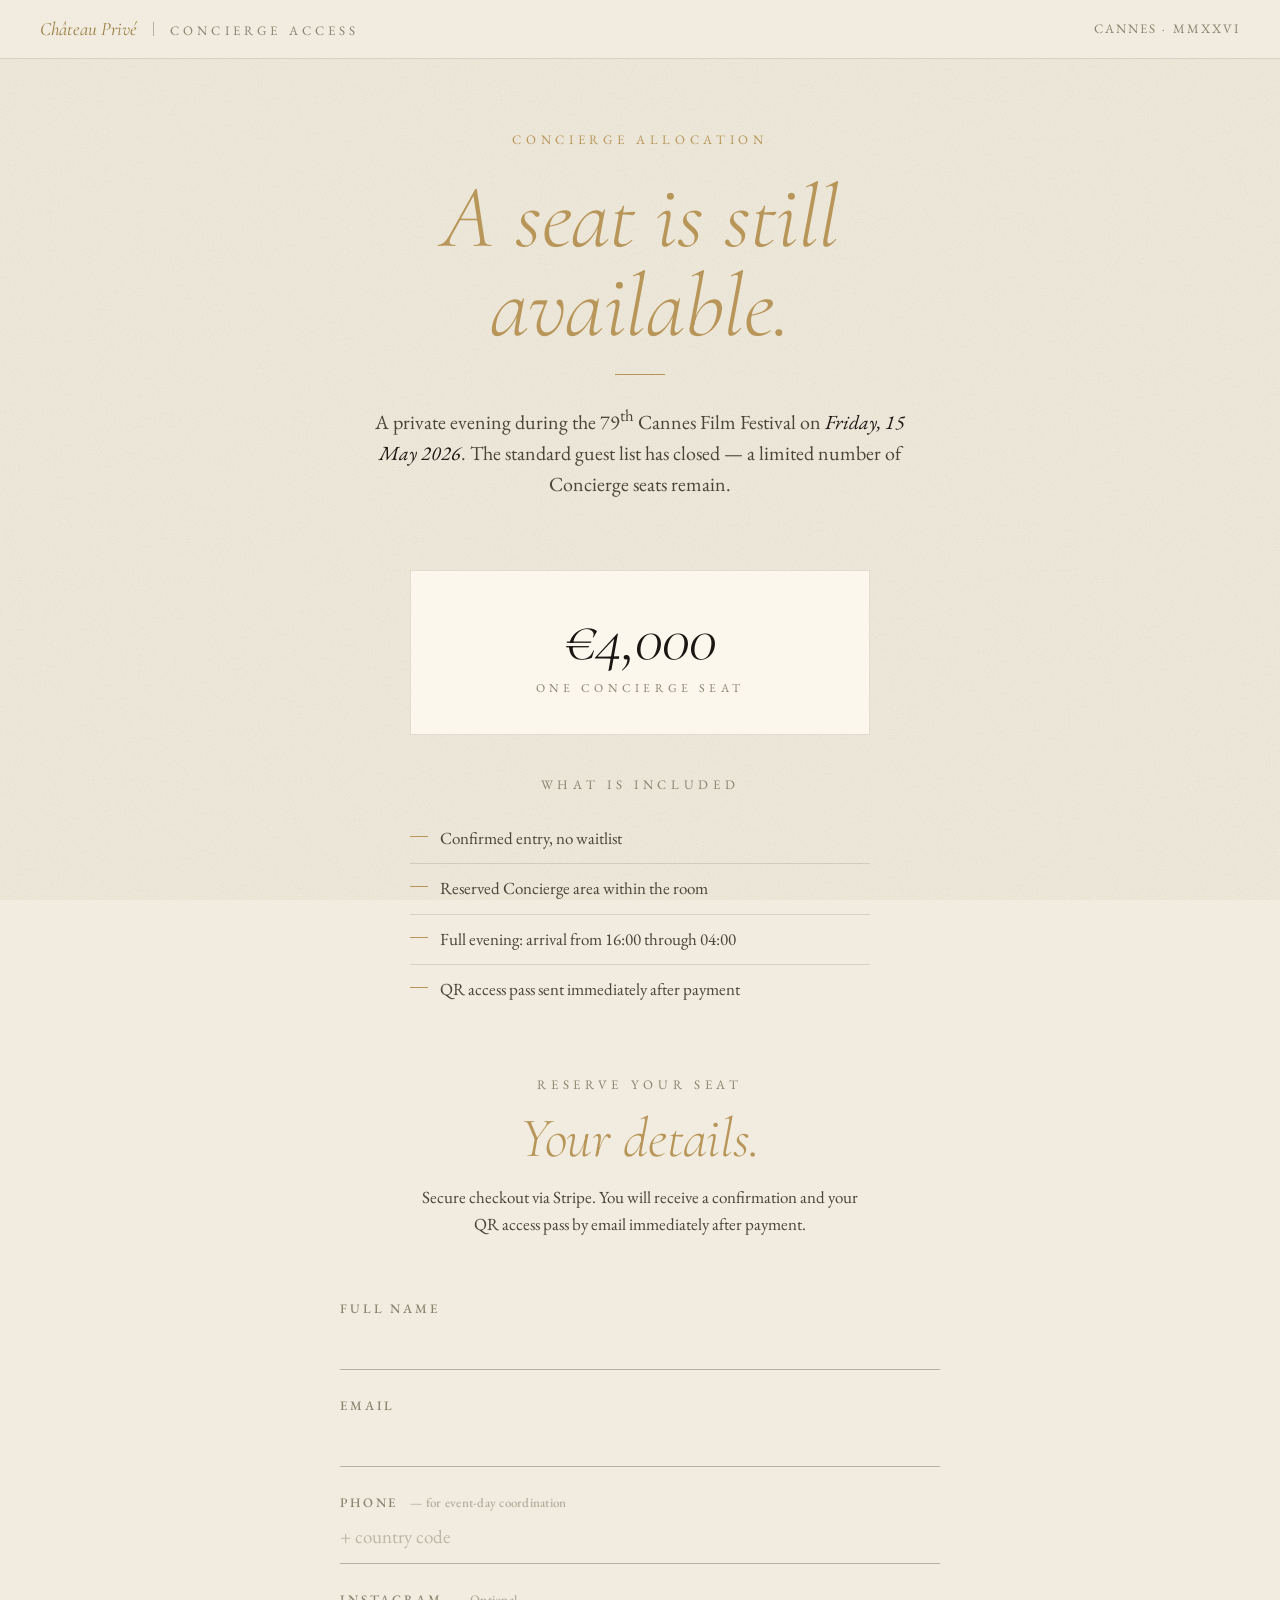
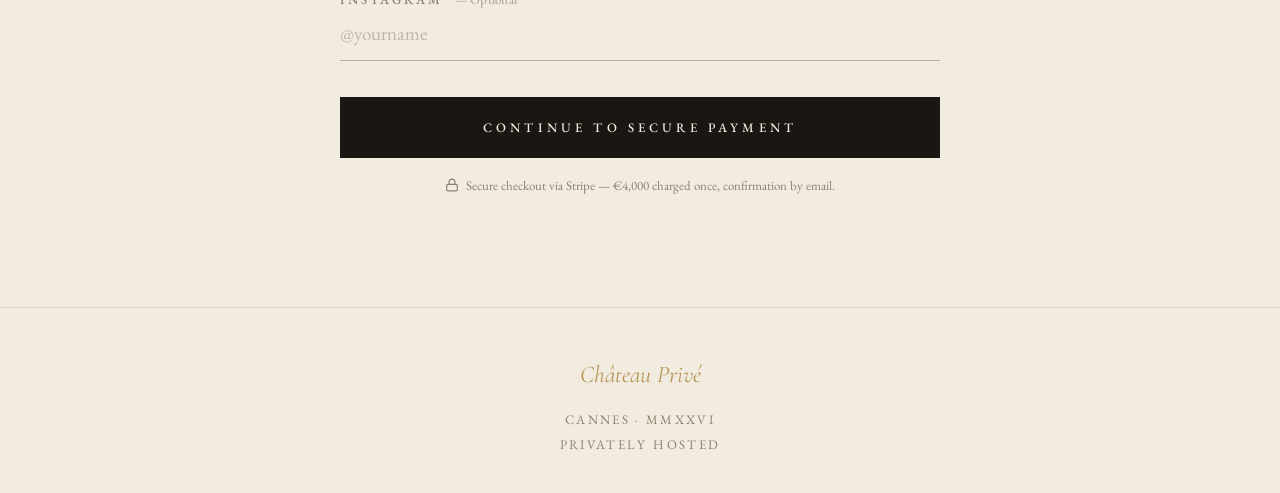
<file: buy.html>
<!DOCTYPE html>
<html lang="en">
<head>
<meta charset="UTF-8">
<meta name="viewport" content="width=device-width, initial-scale=1.0">
<title>Concierge Access — Château Privé · Cannes 2026</title>
<meta name="description" content="Reserve a Concierge seat for Château Privé during the Cannes Film Festival, 15 May 2026.">
<meta property="og:title" content="Concierge Access — Château Privé">
<meta property="og:description" content="Reserve a Concierge seat for Château Privé during Cannes Film Festival 2026.">
<meta property="og:image" content="castle.jpg">
<meta property="og:type" content="website">

<link rel="preconnect" href="https://fonts.googleapis.com">
<link rel="preconnect" href="https://fonts.gstatic.com" crossorigin="">
<link href="https://fonts.googleapis.com/css2?family=Cormorant+Garamond:ital,wght@0,300;0,400;0,500;1,300;1,400&family=EB+Garamond:wght@400;500&family=Playfair+Display:ital,wght@0,400;0,500;1,400;1,500&display=swap" rel="stylesheet">

<style>
  :root {
    --cream: #F1ECDF;
    --cream-deep: #E9E2D2;
    --paper: #FBF7EC;
    --ink: #1A1612;
    --ink-soft: #4a4337;
    --ink-faint: #8a8270;
    --gold: #B8965A;
    --gold-deep: #9a7d44;
    --gold-light: #d4b884;
    --hairline: rgba(26, 22, 18, 0.12);
    --hairline-strong: rgba(26, 22, 18, 0.28);
    --serif: 'Playfair Display', 'Times New Roman', serif;
    --display: 'Cormorant Garamond', 'Playfair Display', serif;
    --body: 'EB Garamond', 'Times New Roman', serif;
  }
  * { margin: 0; padding: 0; box-sizing: border-box; }
  html { scroll-behavior: smooth; }
  body {
    background: var(--cream);
    color: var(--ink);
    font-family: var(--body);
    font-weight: 400;
    font-size: 17px;
    line-height: 1.6;
    -webkit-font-smoothing: antialiased;
    -moz-osx-font-smoothing: grayscale;
    overflow-x: hidden;
  }
  .noise {
    position: fixed; inset: 0;
    width: 100%; height: 100%;
    pointer-events: none; opacity: 0.32;
    mix-blend-mode: multiply; z-index: 1;
  }
  .container {
    max-width: 1100px; margin: 0 auto; padding: 0 40px;
  }

  /* NAV */
  .nav {
    position: fixed; top: 0; left: 0; right: 0; z-index: 50;
    display: flex; justify-content: space-between; align-items: center;
    padding: 14px 40px;
    background: var(--cream);
    border-bottom: 1px solid var(--hairline);
  }
  .nav__left { display: flex; align-items: baseline; gap: 16px; }
  .nav__brand {
    font-family: var(--display);
    font-style: italic; font-weight: 400;
    font-size: 19px;
    color: var(--gold-deep);
  }
  .nav__divider {
    width: 1px; height: 14px; align-self: center;
    background: var(--hairline-strong);
  }
  .nav__label {
    font-size: 13px;
    color: var(--ink-faint);
    letter-spacing: 0.32em; text-transform: uppercase;
  }
  .nav__meta {
    font-size: 13px;
    color: var(--ink-faint);
    letter-spacing: 0.16em; text-transform: uppercase;
  }

  /* HERO */
  .hero {
    padding: 130px 0 30px;
    text-align: center;
    position: relative;
    z-index: 2;
  }
  .hero__eyebrow {
    font-family: var(--body);
    font-size: 13px;
    color: var(--gold);
    letter-spacing: 0.36em; text-transform: uppercase;
    margin-bottom: 22px;
  }
  .hero__title {
    font-family: var(--display);
    font-style: italic; font-weight: 300;
    font-size: clamp(48px, 7vw, 92px);
    line-height: 1;
    color: var(--gold);
    letter-spacing: -0.005em;
    margin-bottom: 22px;
  }
  .hero__divider {
    display: block;
    width: 50px; height: 1px;
    background: var(--gold);
    margin: 0 auto 28px;
  }
  .hero__intro {
    font-family: var(--body);
    font-size: 20px;
    color: var(--ink-soft);
    line-height: 1.55;
    max-width: 540px;
    margin: 0 auto;
  }
  .hero__intro em { color: var(--ink); font-style: italic; }

  /* PRICE BLOCK */
  .price-section {
    padding: 40px 0 30px;
    position: relative; z-index: 2;
  }
  .price-block {
    text-align: center;
    padding: 36px 28px;
    max-width: 460px;
    margin: 0 auto;
    background: var(--paper);
    border: 1px solid var(--hairline);
  }
  .price-amount {
    font-family: var(--display);
    font-style: italic; font-weight: 300;
    font-size: 64px;
    color: var(--ink);
    letter-spacing: -1px;
    line-height: 1;
    margin-bottom: 8px;
  }
  .price-label {
    font-family: var(--body);
    font-size: 12px;
    color: var(--ink-faint);
    letter-spacing: 0.36em; text-transform: uppercase;
  }

  /* INCLUDES */
  .includes-section {
    padding: 10px 0 30px;
    position: relative; z-index: 2;
  }
  .includes {
    max-width: 460px;
    margin: 0 auto;
  }
  .includes__title {
    text-align: center;
    font-family: var(--body);
    font-size: 13px;
    color: var(--ink-faint);
    letter-spacing: 0.36em; text-transform: uppercase;
    margin-bottom: 18px;
  }
  .includes ul {
    list-style: none;
  }
  .includes li {
    padding: 12px 0 12px 30px;
    font-size: 17px;
    color: var(--ink-soft);
    position: relative;
    line-height: 1.5;
    border-bottom: 1px solid var(--hairline);
  }
  .includes li:last-child { border-bottom: none; }
  .includes li::before {
    content: '';
    position: absolute;
    left: 0;
    top: 22px;
    width: 18px; height: 1px;
    background: var(--gold);
  }

  /* FORM */
  .rsvp {
    padding: 30px 0 110px;
    position: relative; z-index: 2;
  }
  .rsvp__head {
    text-align: center;
    margin-bottom: 36px;
  }
  .rsvp__eyebrow {
    font-family: var(--body);
    font-size: 13px;
    color: var(--ink-faint);
    letter-spacing: 0.36em; text-transform: uppercase;
    margin-bottom: 14px;
  }
  .rsvp__title {
    font-family: var(--display);
    font-style: italic; font-weight: 300;
    font-size: clamp(36px, 4.5vw, 56px);
    line-height: 1.05;
    color: var(--gold);
    margin-bottom: 16px;
    letter-spacing: -0.005em;
  }
  .rsvp__intro {
    font-family: var(--body);
    font-size: 17px;
    color: var(--ink-soft);
    max-width: 460px;
    margin: 0 auto;
    line-height: 1.55;
  }

  .form {
    max-width: 600px;
    margin: 0 auto;
  }
  .field {
    position: relative;
    padding: 26px 0 12px;
    border-bottom: 1px solid var(--hairline-strong);
    transition: border-color 0.3s ease;
  }
  .field:focus-within { border-bottom-color: var(--gold); }
  .field__label {
    display: block;
    font-family: var(--body);
    font-size: 13px; font-weight: 500;
    color: var(--ink-faint);
    letter-spacing: 0.22em; text-transform: uppercase;
    margin-bottom: 10px;
    transition: color 0.3s ease;
  }
  .field__opt {
    color: var(--ink-faint);
    opacity: 0.6;
    text-transform: none;
    letter-spacing: 0.02em;
    margin-left: 6px;
  }
  .field:focus-within .field__label { color: var(--gold-deep); }
  .field__input {
    width: 100%;
    border: none; outline: none;
    background: transparent;
    font-family: var(--body);
    font-weight: 400;
    font-size: 19px;
    color: var(--ink);
    line-height: 1.3;
  }
  .field__input::placeholder { color: var(--ink-faint); opacity: 0.5; }

  .submit {
    position: relative;
    display: block; width: 100%;
    margin-top: 36px;
    padding: 22px 40px;
    background: var(--ink);
    color: var(--cream);
    font-family: var(--body);
    font-weight: 500;
    font-size: 13px;
    letter-spacing: 0.32em; text-transform: uppercase;
    border: none; cursor: pointer;
    overflow: hidden;
    transition: opacity 0.2s ease;
  }
  .submit__label { position: relative; z-index: 2; display: block; }
  .submit::before {
    content: "";
    position: absolute; inset: 0;
    background: var(--gold);
    transform: translateX(-101%);
    transition: transform 0.4s ease;
    z-index: 1;
  }
  .submit:hover::before { transform: translateX(0); }
  .submit:disabled { opacity: 0.5; cursor: not-allowed; }

  .secure-note {
    text-align: center;
    margin-top: 18px;
    font-size: 13px;
    color: var(--ink-faint);
    line-height: 1.6;
  }
  .secure-note svg {
    display: inline-block;
    vertical-align: -2px;
    margin-right: 4px;
  }

  /* Banner */
  .banner {
    padding: 14px 18px;
    margin-bottom: 24px;
    border-radius: 0;
    font-size: 14px;
    line-height: 1.5;
    display: none;
    font-family: var(--body);
  }
  .banner.show { display: block; }
  .banner-error {
    background: rgba(196, 84, 74, 0.08);
    border: 1px solid rgba(196, 84, 74, 0.4);
    color: #a23a30;
  }
  .banner-info {
    background: rgba(184, 150, 90, 0.1);
    border: 1px solid var(--gold);
    color: var(--gold-deep);
  }

  /* FOOTER */
  .footer {
    text-align: center;
    padding: 48px 0 36px;
    border-top: 1px solid var(--hairline);
    position: relative; z-index: 2;
  }
  .footer__brand {
    font-family: var(--display);
    font-style: italic; font-weight: 400;
    font-size: 24px;
    color: var(--gold);
    margin-bottom: 14px;
  }
  .footer__lines {
    font-family: var(--body);
    font-size: 13px;
    color: var(--ink-faint);
    letter-spacing: 0.18em; text-transform: uppercase;
    line-height: 1.9;
  }

  /* RESPONSIVE */
  @media (max-width: 640px) {
    .container { padding: 0 22px; }
    .nav { padding: 12px 22px; }
    .nav__label { font-size: 13px; letter-spacing: 0.28em; }
    .hero { padding: 110px 0 24px; }
    .price-amount { font-size: 52px; }
    .rsvp { padding: 28px 0 80px; }
    .footer { padding: 40px 0 28px; }
  }
</style>
</head>
<body>

<!-- Paper noise -->
<svg class="noise" xmlns="http://www.w3.org/2000/svg" preserveAspectRatio="none">
  <filter id="paperNoise">
    <feTurbulence type="fractalNoise" baseFrequency="0.85" numOctaves="2" stitchTiles="stitch"></feTurbulence>
    <feColorMatrix values="0 0 0 0 0.55  0 0 0 0 0.5  0 0 0 0 0.4  0 0 0 0.6 0"></feColorMatrix>
  </filter>
  <rect width="100%" height="100%" filter="url(#paperNoise)"></rect>
</svg>

<!-- NAV -->
<nav class="nav">
  <div class="nav__left">
    <div class="nav__brand">Château Privé</div>
    <span class="nav__divider" aria-hidden="true"></span>
    <div class="nav__label">Concierge Access</div>
  </div>
  <div class="nav__meta">Cannes · MMXXVI</div>
</nav>

<!-- HERO -->
<section class="hero">
  <div class="container">
    <div class="hero__eyebrow">Concierge Allocation</div>
    <h1 class="hero__title">A seat is still<br>available.</h1>
    <span class="hero__divider"></span>
    <p class="hero__intro">
      A private evening during the 79<sup>th</sup> Cannes Film Festival on <em>Friday, 15 May 2026</em>. The standard guest list has closed — a limited number of Concierge seats remain.
    </p>
  </div>
</section>

<!-- PRICE -->
<section class="price-section">
  <div class="container">
    <div class="price-block">
      <div class="price-amount">€4,000</div>
      <div class="price-label">One Concierge Seat</div>
    </div>
  </div>
</section>

<!-- INCLUDES -->
<section class="includes-section">
  <div class="container">
    <div class="includes">
      <p class="includes__title">What is included</p>
      <ul>
        <li>Confirmed entry, no waitlist</li>
        <li>Reserved Concierge area within the room</li>
        <li>Full evening: arrival from 16:00 through 04:00</li>
        <li>QR access pass sent immediately after payment</li>
      </ul>
    </div>
  </div>
</section>

<!-- FORM -->
<section class="rsvp" id="rsvp">
  <div class="container">
    <div class="rsvp__head">
      <div class="rsvp__eyebrow">Reserve your seat</div>
      <h2 class="rsvp__title">Your details.</h2>
      <p class="rsvp__intro">Secure checkout via Stripe. You will receive a confirmation and your QR access pass by email immediately after payment.</p>
    </div>

    <div id="banner" class="banner" role="alert"></div>

    <form class="form" id="payForm" autocomplete="on" novalidate>
      <div class="field">
        <label class="field__label" for="name">Full Name</label>
        <input class="field__input" type="text" id="name" name="name" autocomplete="name" required>
      </div>
      <div class="field">
        <label class="field__label" for="email">Email</label>
        <input class="field__input" type="email" id="email" name="email" autocomplete="email" required>
      </div>
      <div class="field">
        <label class="field__label" for="phone">Phone <span class="field__opt">— for event-day coordination</span></label>
        <input class="field__input" type="tel" id="phone" name="phone" placeholder="+ country code" autocomplete="tel">
      </div>
      <div class="field">
        <label class="field__label" for="instagram">Instagram <span class="field__opt">— Optional</span></label>
        <input class="field__input" type="text" id="instagram" name="instagram" placeholder="@yourname">
      </div>

      <button class="submit" type="submit" id="submitBtn">
        <span class="submit__label">Continue to Secure Payment</span>
      </button>

      <p class="secure-note">
        <svg width="14" height="14" viewBox="0 0 24 24" fill="none" stroke="currentColor" stroke-width="2"><rect x="3" y="11" width="18" height="11" rx="2"/><path d="M7 11V7a5 5 0 0 1 10 0v4"/></svg>
        Secure checkout via Stripe — €4,000 charged once, confirmation by email.
      </p>
    </form>
  </div>
</section>

<!-- FOOTER -->
<footer class="footer">
  <div class="container">
    <div class="footer__brand">Château Privé</div>
    <div class="footer__lines">
      Cannes · MMXXVI<br>
      Privately Hosted
    </div>
  </div>
</footer>

<script>
  // The Stripe checkout endpoint lives on the dashboard project (cross-origin)
  const ENDPOINT = 'https://cannes-dash.pages.dev/api/payment/direct-checkout';

  (function checkCancelled() {
    const params = new URLSearchParams(window.location.search);
    if (params.get('cancelled') === '1') {
      const b = document.getElementById('banner');
      b.classList.add('show', 'banner-info');
      b.textContent = 'Payment was not completed. Your details are saved — feel free to try again.';
    }
  })();

  function showError(msg) {
    const b = document.getElementById('banner');
    b.classList.remove('banner-info');
    b.classList.add('show', 'banner-error');
    b.textContent = msg;
    b.scrollIntoView({ behavior: 'smooth', block: 'center' });
  }
  function isValidEmail(s) {
    return /^[^\s@]+@[^\s@]+\.[^\s@]+$/.test((s || '').trim());
  }

  document.getElementById('payForm').addEventListener('submit', async (e) => {
    e.preventDefault();
    const name = document.getElementById('name').value.trim();
    const email = document.getElementById('email').value.trim();
    const phone = document.getElementById('phone').value.trim();
    const instagram = document.getElementById('instagram').value.trim();

    if (!name || name.length < 2) { showError('Please enter your full name.'); return; }
    if (!isValidEmail(email)) { showError('Please enter a valid email.'); return; }

    const btn = document.getElementById('submitBtn');
    const labelEl = btn.querySelector('.submit__label');
    const origText = labelEl.textContent;
    btn.disabled = true;
    labelEl.textContent = 'Redirecting to Stripe…';

    document.getElementById('banner').classList.remove('show');

    try {
      const res = await fetch(ENDPOINT, {
        method: 'POST',
        headers: { 'Content-Type': 'application/json' },
        body: JSON.stringify({ name, email, phone, instagram })
      });
      const data = await res.json();
      if (!res.ok) throw new Error(data.error || 'Something went wrong. Please try again.');
      if (!data.url) throw new Error('Checkout URL missing. Please try again.');
      window.location.assign(data.url);
    } catch (err) {
      showError(err.message || 'Could not start checkout. Please try again.');
      btn.disabled = false;
      labelEl.textContent = origText;
    }
  });
</script>

</body>
</html>
</file>
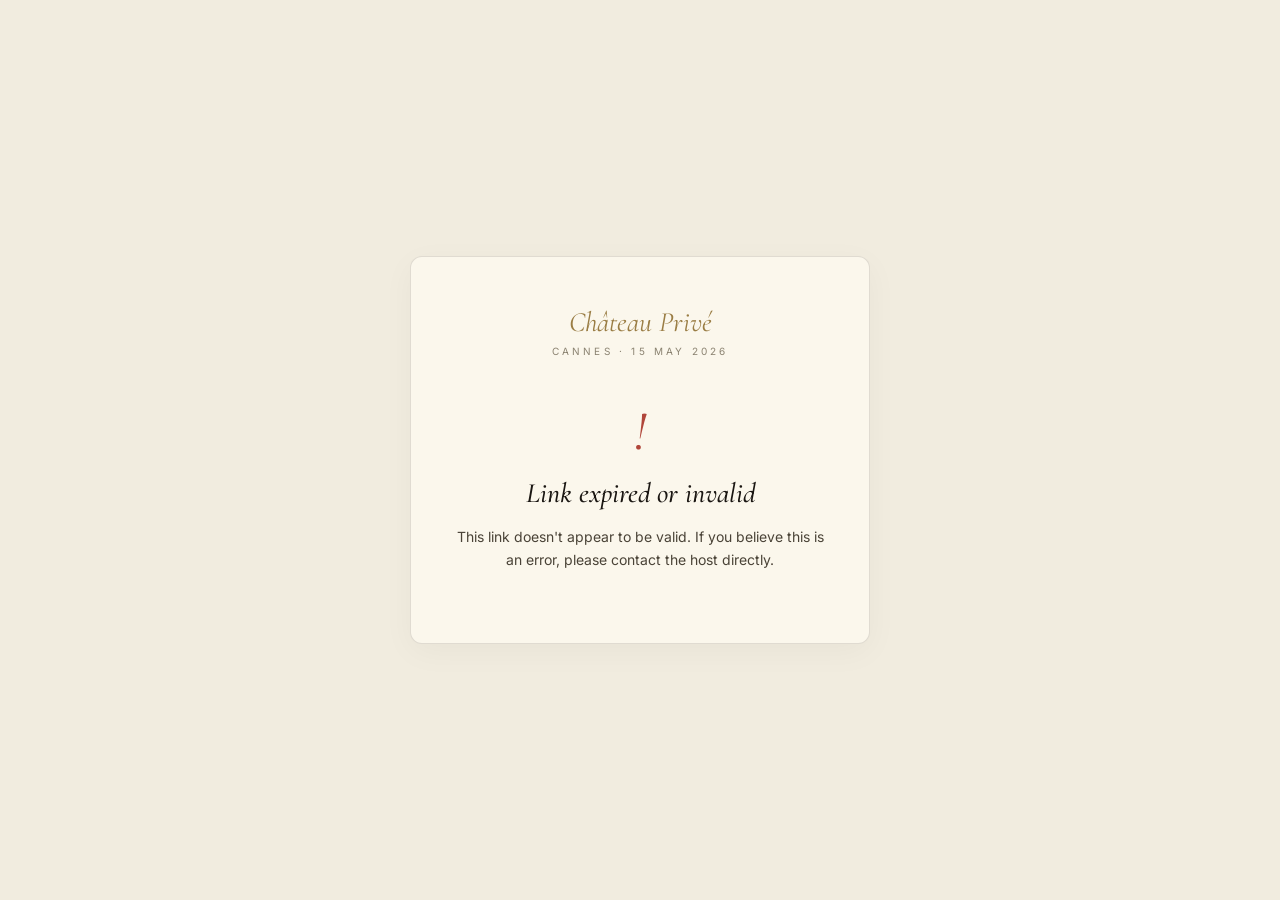
<file: decline.html>
<!-- deploy-marker 1778400849 -->
<!DOCTYPE html>
<html lang="en">
<head>
<meta charset="UTF-8">
<meta name="viewport" content="width=device-width, initial-scale=1">
<title>Château Privé · Can't make it?</title>
<meta name="robots" content="noindex,nofollow">
<link rel="preconnect" href="https://fonts.googleapis.com">
<link rel="preconnect" href="https://fonts.gstatic.com" crossorigin>
<link href="https://fonts.googleapis.com/css2?family=Cormorant+Garamond:ital,wght@0,400;0,500;1,400;1,500&family=Inter:wght@300;400;500&display=swap" rel="stylesheet">
<style>
  :root {
    --cream: #F1ECDF;
    --paper: #FBF7EC;
    --ink: #1A1612;
    --ink-soft: #4a4337;
    --ink-faint: #8a8270;
    --gold: #B8965A;
    --gold-deep: #9a7d44;
    --hairline: rgba(26, 22, 18, 0.12);
    --error: #B0463A;
    --success: #4a7c59;
  }
  * { margin: 0; padding: 0; box-sizing: border-box; }
  body {
    background: var(--cream);
    color: var(--ink);
    font-family: 'Inter', sans-serif;
    min-height: 100vh;
    display: flex;
    align-items: center;
    justify-content: center;
    padding: 24px;
    -webkit-font-smoothing: antialiased;
  }
  .card {
    background: var(--paper);
    border: 1px solid var(--hairline);
    border-radius: 12px;
    max-width: 460px;
    width: 100%;
    padding: 48px 40px;
    text-align: center;
    box-shadow: 0 8px 32px rgba(0,0,0,0.04);
  }
  .brand {
    font-family: 'Cormorant Garamond', serif;
    font-style: italic;
    font-size: 28px;
    color: var(--gold-deep);
    margin-bottom: 6px;
  }
  .brand-meta {
    font-size: 10px;
    letter-spacing: 0.32em;
    text-transform: uppercase;
    color: var(--ink-faint);
    margin-bottom: 40px;
  }
  h1 {
    font-family: 'Cormorant Garamond', serif;
    font-style: italic;
    font-size: 28px;
    font-weight: 500;
    color: var(--ink);
    margin-bottom: 16px;
    line-height: 1.2;
  }
  p {
    font-size: 14px;
    color: var(--ink-soft);
    line-height: 1.6;
    margin-bottom: 24px;
  }
  .name-line {
    font-size: 14px;
    color: var(--ink-faint);
    margin-bottom: 28px;
    padding-bottom: 28px;
    border-bottom: 1px solid var(--hairline);
  }
  .name-line strong { color: var(--ink); font-weight: 500; }
  .actions {
    display: flex;
    flex-direction: column;
    gap: 12px;
    margin-top: 32px;
  }
  button, .btn-link {
    width: 100%;
    border: none;
    padding: 14px 20px;
    font-family: 'Inter', sans-serif;
    font-size: 11px;
    letter-spacing: 0.28em;
    text-transform: uppercase;
    cursor: pointer;
    transition: all 0.2s;
    text-decoration: none;
    display: inline-block;
    text-align: center;
  }
  .btn-decline {
    background: var(--ink);
    color: var(--cream);
  }
  .btn-decline:hover:not(:disabled) {
    background: var(--error);
  }
  .btn-decline:disabled { opacity: 0.5; cursor: not-allowed; }
  .btn-cancel {
    background: transparent;
    color: var(--ink-soft);
    border: 1px solid var(--hairline);
    text-decoration: none !important;
  }
  .btn-cancel:hover { border-color: var(--ink); color: var(--ink); }

  .state-success {
    color: var(--success);
  }
  .state-error {
    color: var(--error);
  }
  .icon-state {
    font-family: 'Cormorant Garamond', serif;
    font-style: italic;
    font-size: 56px;
    margin-bottom: 12px;
  }
  .spinner {
    display: inline-block;
    width: 14px; height: 14px;
    border: 2px solid var(--hairline);
    border-top-color: var(--gold);
    border-radius: 50%;
    animation: spin 0.8s linear infinite;
    margin-right: 8px;
    vertical-align: -2px;
  }
  @keyframes spin { to { transform: rotate(360deg); } }
</style>
</head>
<body>

<div class="card" id="card">
  <div class="brand">Château Privé</div>
  <div class="brand-meta">Cannes · 15 May 2026</div>

  <div id="state-loading">
    <h1>Loading…</h1>
  </div>

  <div id="state-confirm" style="display:none">
    <h1>Can't make it?</h1>
    <div class="name-line" id="nameLine">Verifying your invitation…</div>
    <p>If you confirm, we'll remove you from the guest list. This can't be undone — we'd love to know if you change your mind, but please reach out to the host directly.</p>
    <div class="actions">
      <button class="btn-decline" id="confirmBtn">Yes, I can't make it</button>
      <a href="/" class="btn-cancel" onclick="window.close(); return true;">Never mind, close this</a>
    </div>
  </div>

  <div id="state-success" style="display:none">
    <div class="icon-state state-success">✓</div>
    <h1>Removed.</h1>
    <p>Thank you for letting us know. Take care.</p>
    <p style="font-style:italic;color:var(--ink-faint);margin-top:24px">— Château Privé</p>
  </div>

  <div id="state-already" style="display:none">
    <h1>Already removed</h1>
    <p>You've already declined. No action needed.</p>
  </div>

  <div id="state-invalid" style="display:none">
    <div class="icon-state state-error">!</div>
    <h1>Link expired or invalid</h1>
    <p>This link doesn't appear to be valid. If you believe this is an error, please contact the host directly.</p>
  </div>
</div>

<script>
  const params = new URLSearchParams(window.location.search);
  const token = params.get('token');

  function show(stateId) {
    ['state-loading','state-confirm','state-success','state-already','state-invalid'].forEach(id => {
      document.getElementById(id).style.display = id === stateId ? '' : 'none';
    });
  }

  async function init() {
    if (!token) { show('state-invalid'); return; }

    try {
      const res = await fetch('/api/decline/lookup?token=' + encodeURIComponent(token));
      const data = await res.json();

      if (!res.ok || !data.ok) {
        show('state-invalid');
        return;
      }

      if (data.alreadyDeclined) {
        show('state-already');
        return;
      }

      // Update name line, show confirm
      document.getElementById('nameLine').innerHTML = `Hi <strong>${data.name || 'there'}</strong>`;
      show('state-confirm');
    } catch (err) {
      show('state-invalid');
    }
  }

  document.getElementById('confirmBtn').addEventListener('click', async () => {
    const btn = document.getElementById('confirmBtn');
    btn.disabled = true;
    btn.innerHTML = '<span class="spinner"></span>Removing…';

    try {
      const res = await fetch('/api/decline/confirm', {
        method: 'POST',
        headers: { 'Content-Type': 'application/json' },
        body: JSON.stringify({ token })
      });
      const data = await res.json();
      if (!res.ok) throw new Error(data.error || 'Failed');
      show('state-success');
    } catch (err) {
      btn.disabled = false;
      btn.textContent = 'Try again';
      alert('Could not remove: ' + err.message);
    }
  });

  init();
</script>
</body>
</html>
</file>
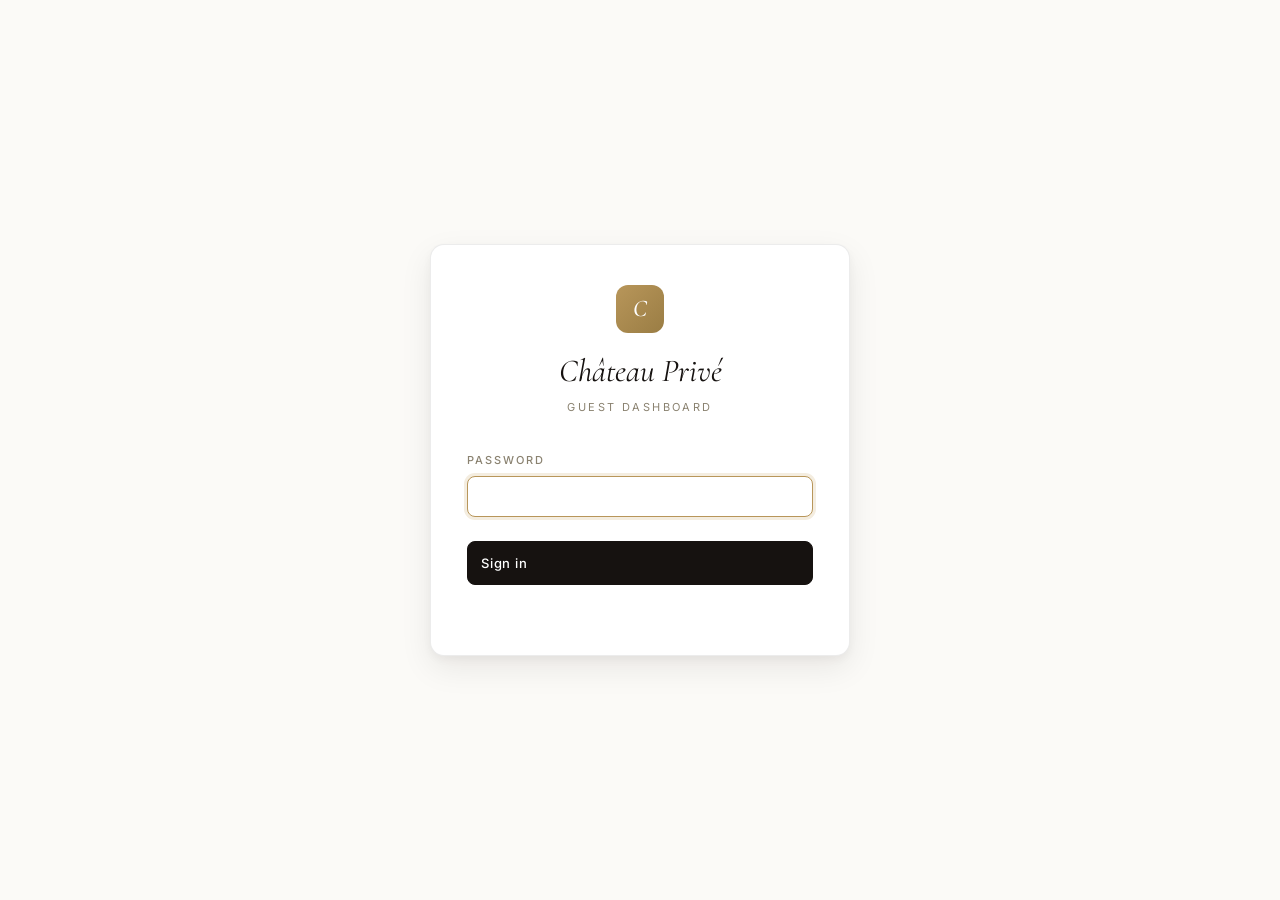
<file: login.html>
<!-- deploy-marker 1778406072 -->
<!DOCTYPE html>
<html lang="en">
<head>
<meta charset="UTF-8">
<meta name="viewport" content="width=device-width, initial-scale=1">
<meta name="robots" content="noindex,nofollow">
<title>Sign in · Château Privé</title>
<link rel="preconnect" href="https://fonts.googleapis.com">
<link rel="preconnect" href="https://fonts.gstatic.com" crossorigin>
<link href="https://fonts.googleapis.com/css2?family=Cormorant+Garamond:ital,wght@0,400;0,500;1,400&family=Inter:wght@400;500;600&display=swap" rel="stylesheet">
<link rel="stylesheet" href="/shared/theme.css">
<style>
  body { display:flex; align-items:center; justify-content:center; padding:24px; }
  .login-card {
    width:100%; max-width:420px; background:var(--surface);
    border:1px solid var(--border); border-radius:var(--radius-lg);
    box-shadow:var(--shadow-lg); padding:40px 36px;
  }
  .login-brand { text-align:center; margin-bottom:36px; }
  .login-logo {
    width:48px; height:48px; border-radius:12px; margin: 0 auto 14px;
    background: linear-gradient(135deg, var(--gold) 0%, var(--gold-deep) 100%);
    display:flex; align-items:center; justify-content:center; color:var(--surface);
    font-family: var(--font-display); font-style:italic; font-weight:500; font-size:24px;
  }
  .login-title { font-family:var(--font-display); font-style:italic; font-size:32px; color:var(--ink); }
  .login-meta { font-size:11px; letter-spacing:0.22em; text-transform:uppercase; color:var(--ink-faint); margin-top:4px; }
  .form-label { font-size:11px; letter-spacing:0.18em; text-transform:uppercase; color:var(--ink-faint); margin-bottom:8px; display:block; font-weight:500; }
  form .input { padding:11px 14px; font-size:14px; }
  .form-actions { margin-top:24px; }
  .form-actions button { width:100%; padding:13px; font-size:13px; letter-spacing:0.06em; }
  .error { margin-top:14px; font-size:12px; color:var(--error); min-height:16px; text-align:center; }
</style>
</head>
<body>

<div class="login-card">
  <div class="login-brand">
    <div class="login-logo">C</div>
    <div class="login-title">Château Privé</div>
    <div class="login-meta">Guest Dashboard</div>
  </div>

  <form id="loginForm">
    <label class="form-label">Password</label>
    <input type="password" class="input" id="password" autocomplete="current-password" autofocus required>
    <div class="form-actions">
      <button type="submit" class="btn btn-primary" id="submitBtn">Sign in</button>
      <div class="error" id="error"></div>
    </div>
  </form>
</div>

<script>
  const form = document.getElementById('loginForm');
  const errEl = document.getElementById('error');
  const btn = document.getElementById('submitBtn');

  form.addEventListener('submit', async e => {
    e.preventDefault();
    errEl.textContent = '';
    btn.disabled = true;
    btn.textContent = 'Verifying…';

    try {
      const res = await fetch('/api/login', {
        method: 'POST',
        headers: { 'Content-Type': 'application/json' },
        body: JSON.stringify({ password: document.getElementById('password').value })
      });
      const data = await res.json();
      if (res.ok && data.ok) {
        // Staff lands on the scanner; admin on the dashboard
        window.location.href = data.role === 'staff' ? '/scan' : '/guests';
      } else {
        errEl.textContent = data.error || 'Login failed';
        btn.disabled = false;
        btn.textContent = 'Sign in';
        document.getElementById('password').value = '';
        document.getElementById('password').focus();
      }
    } catch {
      errEl.textContent = 'Network error';
      btn.disabled = false;
      btn.textContent = 'Sign in';
    }
  });
</script>
</body>
</html>
</file>
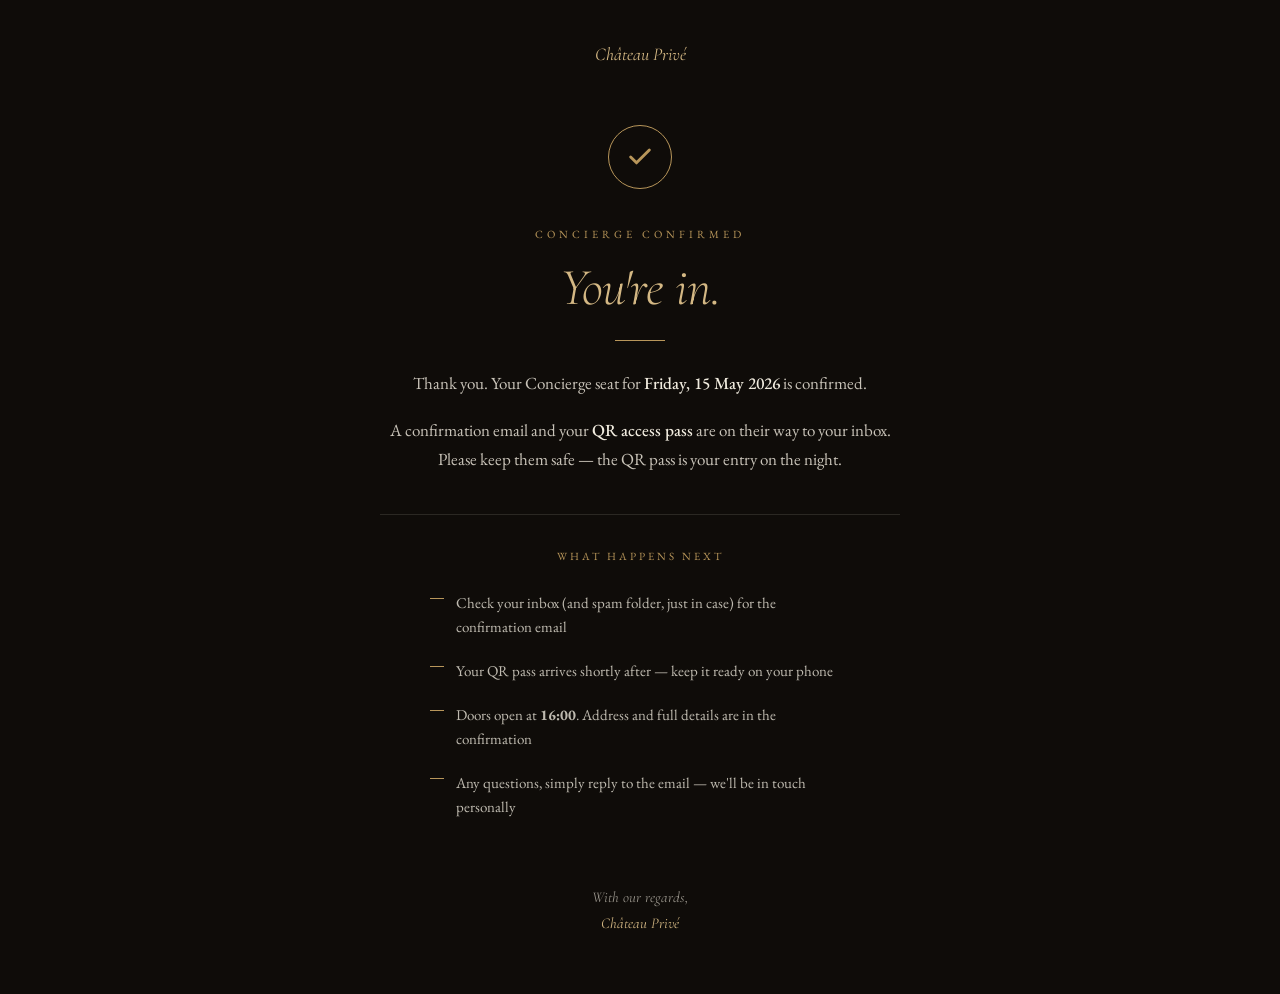
<file: paid.html>
<!DOCTYPE html>
<html lang="en">
<head>
<meta charset="UTF-8">
<meta name="viewport" content="width=device-width, initial-scale=1.0">
<title>You're in — Château Privé · 15 May 2026</title>
<meta name="robots" content="noindex">
<meta name="theme-color" content="#0F0C09">

<link rel="preconnect" href="https://fonts.googleapis.com">
<link rel="preconnect" href="https://fonts.gstatic.com" crossorigin>
<link href="https://fonts.googleapis.com/css2?family=Cormorant+Garamond:ital,wght@0,300;0,400;1,300;1,400&family=EB+Garamond:wght@400;500&display=swap" rel="stylesheet">

<style>
  * { box-sizing: border-box; margin: 0; padding: 0; }
  html, body { background: #0F0C09; color: #F1ECDF; font-family: 'EB Garamond', Georgia, serif; min-height: 100vh; }
  body { display: flex; align-items: center; justify-content: center; padding: 40px 24px; line-height: 1.6; -webkit-font-smoothing: antialiased; }
  .wrap { max-width: 520px; text-align: center; }
  .brand {
    font-family: 'Cormorant Garamond', Georgia, serif;
    font-style: italic;
    font-size: 18px;
    color: #d4b884;
    margin-bottom: 56px;
  }
  .check {
    width: 64px;
    height: 64px;
    margin: 0 auto 36px;
    border: 1px solid #B8965A;
    border-radius: 50%;
    display: flex;
    align-items: center;
    justify-content: center;
  }
  .check svg { color: #B8965A; }
  .eyebrow {
    font-size: 11px;
    color: #B8965A;
    letter-spacing: 4px;
    text-transform: uppercase;
    margin-bottom: 18px;
  }
  h1 {
    font-family: 'Cormorant Garamond', Georgia, serif;
    font-style: italic;
    font-weight: 300;
    font-size: 52px;
    line-height: 1.05;
    color: #d4b884;
    letter-spacing: -0.5px;
    margin-bottom: 24px;
  }
  .divider {
    display: block;
    width: 50px;
    height: 1px;
    background: #B8965A;
    margin: 0 auto 28px;
  }
  p {
    font-size: 17px;
    line-height: 1.7;
    color: rgba(241, 236, 223, 0.82);
    margin-bottom: 18px;
  }
  p strong { color: #F1ECDF; font-weight: 500; }
  .next {
    margin-top: 40px;
    padding-top: 32px;
    border-top: 1px solid rgba(241, 236, 223, 0.12);
    text-align: left;
  }
  .next-title {
    font-size: 11px;
    color: #B8965A;
    letter-spacing: 3px;
    text-transform: uppercase;
    margin-bottom: 16px;
    text-align: center;
  }
  .next ul {
    list-style: none;
    max-width: 420px;
    margin: 0 auto;
  }
  .next li {
    padding: 10px 0 10px 26px;
    font-size: 15px;
    color: rgba(241, 236, 223, 0.78);
    position: relative;
    line-height: 1.6;
  }
  .next li::before {
    content: '';
    position: absolute;
    left: 0;
    top: 17px;
    width: 14px;
    height: 1px;
    background: #B8965A;
  }
  .signature {
    margin-top: 56px;
    font-family: 'Cormorant Garamond', Georgia, serif;
    font-style: italic;
    font-size: 15px;
    color: rgba(241, 236, 223, 0.6);
  }
  .signature .sig { color: #d4b884; }
  .already {
    margin-top: 16px;
    padding: 12px 16px;
    background: rgba(184, 150, 90, 0.08);
    border: 1px solid rgba(184, 150, 90, 0.25);
    border-radius: 2px;
    font-size: 13px;
    color: rgba(241, 236, 223, 0.7);
    font-style: italic;
  }
  @media (max-width: 600px) { h1 { font-size: 40px; } }
</style>
</head>
<body>

<div class="wrap">

  <div class="brand">Château Privé</div>

  <div class="check">
    <svg width="28" height="28" viewBox="0 0 24 24" fill="none" stroke="currentColor" stroke-width="2.5" stroke-linecap="round" stroke-linejoin="round">
      <polyline points="20 6 9 17 4 12"></polyline>
    </svg>
  </div>

  <p class="eyebrow">Concierge Confirmed</p>
  <h1>You're in.</h1>
  <span class="divider"></span>

  <p>Thank you. Your Concierge seat for <strong>Friday, 15 May 2026</strong> is confirmed.</p>
  <p>A confirmation email and your <strong>QR access pass</strong> are on their way to your inbox. Please keep them safe — the QR pass is your entry on the night.</p>

  <div id="alreadyBanner" class="already" style="display:none">
    You've already paid for this access — no charge was made. Your existing confirmation remains valid.
  </div>

  <div class="next">
    <p class="next-title">What happens next</p>
    <ul>
      <li>Check your inbox (and spam folder, just in case) for the confirmation email</li>
      <li>Your QR pass arrives shortly after — keep it ready on your phone</li>
      <li>Doors open at <strong>16:00</strong>. Address and full details are in the confirmation</li>
      <li>Any questions, simply reply to the email — we'll be in touch personally</li>
    </ul>
  </div>

  <p class="signature">With our regards,<br><span class="sig">Château Privé</span></p>

</div>

<script>
  (function checkAlready() {
    const params = new URLSearchParams(window.location.search);
    if (params.get('already') === '1') {
      document.getElementById('alreadyBanner').style.display = 'block';
    }
  })();
</script>

</body>
</html>
</file>
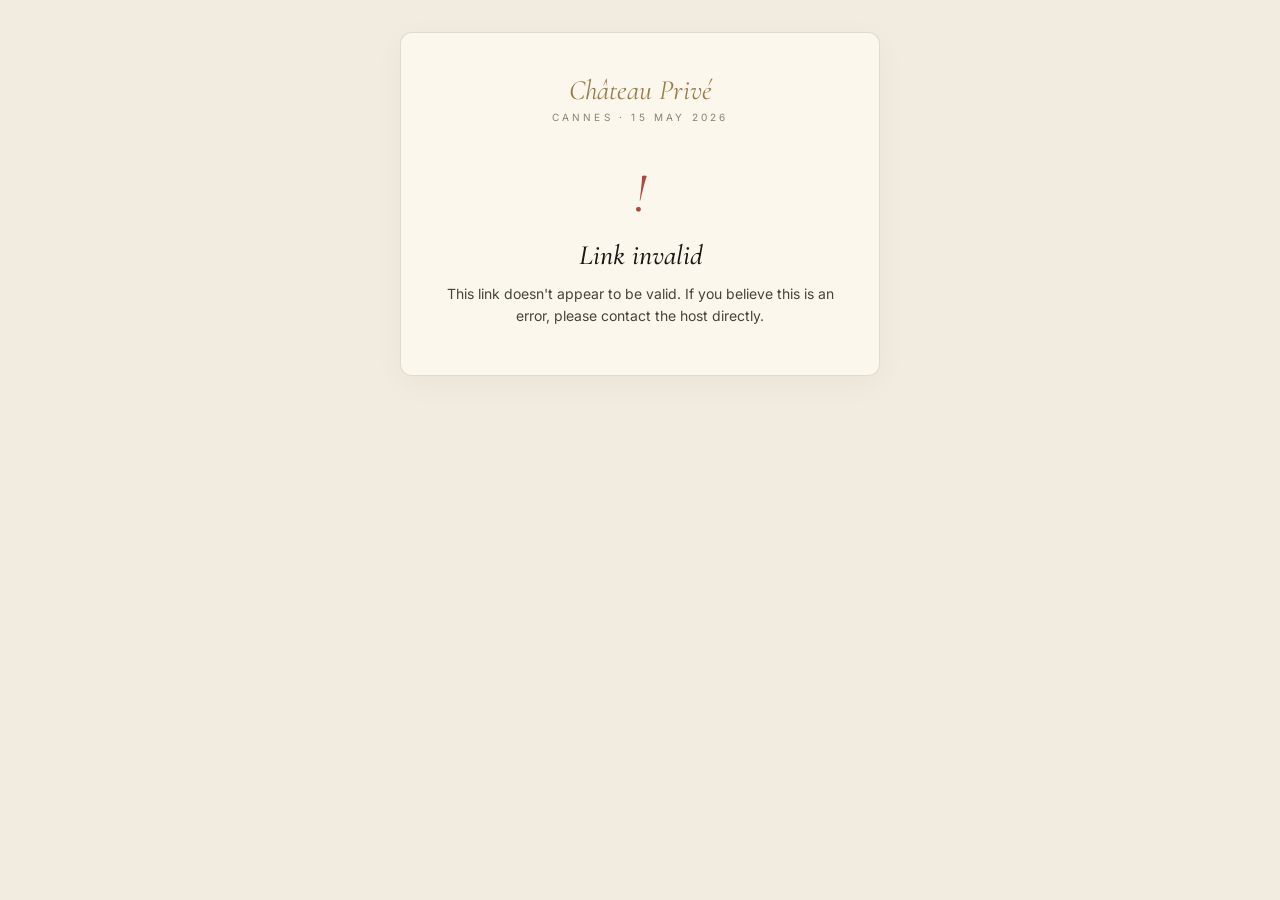
<file: plus-one.html>
<!-- deploy-marker 1778400849 -->
<!DOCTYPE html>
<html lang="en">
<head>
<meta charset="UTF-8">
<meta name="viewport" content="width=device-width, initial-scale=1">
<title>Château Privé · Add a person</title>
<meta name="robots" content="noindex,nofollow">
<link rel="preconnect" href="https://fonts.googleapis.com">
<link rel="preconnect" href="https://fonts.gstatic.com" crossorigin>
<link href="https://fonts.googleapis.com/css2?family=Cormorant+Garamond:ital,wght@0,400;0,500;1,400;1,500&family=Inter:wght@300;400;500&display=swap" rel="stylesheet">
<style>
  :root {
    --cream: #F1ECDF;
    --paper: #FBF7EC;
    --ink: #1A1612;
    --ink-soft: #4a4337;
    --ink-faint: #8a8270;
    --gold: #B8965A;
    --gold-deep: #9a7d44;
    --hairline: rgba(26, 22, 18, 0.12);
    --hairline-strong: rgba(26, 22, 18, 0.22);
    --error: #B0463A;
    --success: #4a7c59;
  }
  * { margin: 0; padding: 0; box-sizing: border-box; }
  body {
    background: var(--cream);
    color: var(--ink);
    font-family: 'Inter', sans-serif;
    min-height: 100vh;
    display: flex;
    align-items: flex-start;
    justify-content: center;
    padding: 32px 24px;
    -webkit-font-smoothing: antialiased;
  }
  .card {
    background: var(--paper);
    border: 1px solid var(--hairline);
    border-radius: 12px;
    max-width: 480px;
    width: 100%;
    padding: 40px;
    box-shadow: 0 8px 32px rgba(0,0,0,0.04);
  }
  .brand {
    font-family: 'Cormorant Garamond', serif;
    font-style: italic;
    font-size: 28px;
    color: var(--gold-deep);
    margin-bottom: 4px;
    text-align: center;
  }
  .brand-meta {
    font-size: 10px;
    letter-spacing: 0.32em;
    text-transform: uppercase;
    color: var(--ink-faint);
    text-align: center;
    margin-bottom: 36px;
  }
  h1 {
    font-family: 'Cormorant Garamond', serif;
    font-style: italic;
    font-size: 28px;
    font-weight: 500;
    margin-bottom: 10px;
    line-height: 1.2;
  }
  .lead {
    font-size: 14px;
    color: var(--ink-soft);
    line-height: 1.6;
    margin-bottom: 8px;
  }
  .lead strong { color: var(--ink); font-weight: 500; }
  .helper {
    font-size: 12px;
    color: var(--ink-faint);
    margin-bottom: 32px;
    padding-bottom: 24px;
    border-bottom: 1px solid var(--hairline);
  }
  .row { display: flex; gap: 12px; }
  .row > .field { flex: 1; }
  .field {
    margin-bottom: 16px;
    border-bottom: 1px solid var(--hairline);
    padding-bottom: 8px;
    transition: border-color 0.2s;
  }
  .field:focus-within { border-bottom-color: var(--gold); }
  label {
    display: block;
    font-size: 10px;
    letter-spacing: 0.22em;
    text-transform: uppercase;
    color: var(--ink-faint);
    margin-bottom: 6px;
  }
  input {
    width: 100%;
    border: none;
    outline: none;
    background: transparent;
    font-family: 'Inter', sans-serif;
    font-size: 15px;
    color: var(--ink);
    padding: 4px 0;
  }
  input::placeholder { color: var(--ink-faint); opacity: 0.6; }

  button {
    width: 100%;
    border: none;
    background: var(--ink);
    color: var(--cream);
    padding: 16px 20px;
    font-family: 'Inter', sans-serif;
    font-size: 11px;
    letter-spacing: 0.32em;
    text-transform: uppercase;
    cursor: pointer;
    transition: background 0.2s;
    margin-top: 16px;
  }
  button:hover:not(:disabled) { background: var(--gold); color: var(--ink); }
  button:disabled { opacity: 0.5; cursor: not-allowed; }

  .error {
    margin-top: 16px;
    font-size: 13px;
    color: var(--error);
    min-height: 18px;
  }

  .icon-state {
    font-family: 'Cormorant Garamond', serif;
    font-style: italic;
    font-size: 56px;
    text-align: center;
    margin-bottom: 12px;
  }
  .text-success { color: var(--success); }
  .text-error { color: var(--error); }
  .center { text-align: center; }

  .spinner {
    display: inline-block;
    width: 12px; height: 12px;
    border: 2px solid rgba(241,236,223,0.3);
    border-top-color: var(--cream);
    border-radius: 50%;
    animation: spin 0.7s linear infinite;
    margin-right: 8px;
    vertical-align: -1px;
  }
  @keyframes spin { to { transform: rotate(360deg); } }
</style>
</head>
<body>

<div class="card">
  <div class="brand">Château Privé</div>
  <div class="brand-meta">Cannes · 15 May 2026</div>

  <div id="state-loading">
    <h1>Loading…</h1>
  </div>

  <div id="state-form" style="display:none">
    <h1>Add a person.</h1>
    <p class="lead" id="leadLine">Verifying your invitation…</p>
    <p class="helper">One additional person. They'll receive their own confirmation email.</p>

    <form id="form">
      <div class="row">
        <div class="field">
          <label>First name</label>
          <input type="text" id="firstName" name="firstName" required autocomplete="given-name" maxlength="60">
        </div>
        <div class="field">
          <label>Last name</label>
          <input type="text" id="lastName" name="lastName" required autocomplete="family-name" maxlength="60">
        </div>
      </div>

      <div class="field">
        <label>Email</label>
        <input type="email" id="email" name="email" required autocomplete="email" maxlength="120">
      </div>

      <div class="field">
        <label>Phone (with country code)</label>
        <input type="tel" id="phone" name="phone" placeholder="+49…" autocomplete="tel" maxlength="30">
      </div>

      <button type="submit" id="submitBtn">Send invitation</button>
      <div class="error" id="error"></div>
    </form>
  </div>

  <div id="state-success" style="display:none">
    <div class="icon-state text-success">✓</div>
    <h1 class="center">Invitation sent</h1>
    <p class="lead center" id="successLine">We've sent the confirmation to your guest.</p>
    <p class="helper center" style="border-bottom:none;margin-top:24px;font-style:italic">— Château Privé</p>
  </div>

  <div id="state-already" style="display:none">
    <h1>Plus-one already added</h1>
    <p class="lead" id="alreadyLine">You've already added a guest. Each invitation allows one plus-one only.</p>
    <p class="helper" style="border-bottom:none">If something needs changing, please contact the host directly.</p>
  </div>

  <div id="state-invalid" style="display:none">
    <div class="icon-state text-error">!</div>
    <h1 class="center">Link invalid</h1>
    <p class="lead center">This link doesn't appear to be valid. If you believe this is an error, please contact the host directly.</p>
  </div>
</div>

<script>
  const params = new URLSearchParams(window.location.search);
  const token = params.get('token');

  function show(stateId) {
    ['state-loading','state-form','state-success','state-already','state-invalid'].forEach(id => {
      document.getElementById(id).style.display = id === stateId ? '' : 'none';
    });
  }

  async function init() {
    if (!token) { show('state-invalid'); return; }

    try {
      const res = await fetch('/api/plus-one/lookup?token=' + encodeURIComponent(token));
      const data = await res.json();

      if (!res.ok || !data.ok) {
        show('state-invalid');
        return;
      }

      if (data.alreadyUsed) {
        document.getElementById('alreadyLine').innerHTML =
          'You\'ve already added <strong>' + (data.plusOneName || 'a guest') + '</strong>. Each invitation allows one plus-one only.';
        show('state-already');
        return;
      }

      document.getElementById('leadLine').innerHTML =
        'You\'re adding a guest to <strong>' + (data.primaryName || 'your invitation') + '</strong>.';
      show('state-form');
    } catch (err) {
      show('state-invalid');
    }
  }

  document.getElementById('form').addEventListener('submit', async e => {
    e.preventDefault();
    const errEl = document.getElementById('error');
    const btn = document.getElementById('submitBtn');
    errEl.textContent = '';
    btn.disabled = true;
    btn.innerHTML = '<span class="spinner"></span>Sending…';

    const payload = {
      token,
      firstName: document.getElementById('firstName').value.trim(),
      lastName: document.getElementById('lastName').value.trim(),
      email: document.getElementById('email').value.trim(),
      phone: document.getElementById('phone').value.trim()
    };

    if (!payload.firstName || !payload.lastName || !payload.email) {
      errEl.textContent = 'Please fill in all required fields.';
      btn.disabled = false;
      btn.textContent = 'Send invitation';
      return;
    }

    try {
      const res = await fetch('/api/plus-one/submit', {
        method: 'POST',
        headers: { 'Content-Type': 'application/json' },
        body: JSON.stringify(payload)
      });
      const data = await res.json();
      if (!res.ok) throw new Error(data.error || 'Failed');

      document.getElementById('successLine').textContent =
        'A confirmation has been sent to ' + payload.email + '.';
      show('state-success');
    } catch (err) {
      errEl.textContent = err.message;
      btn.disabled = false;
      btn.textContent = 'Send invitation';
    }
  });

  init();
</script>
</body>
</html>
</file>
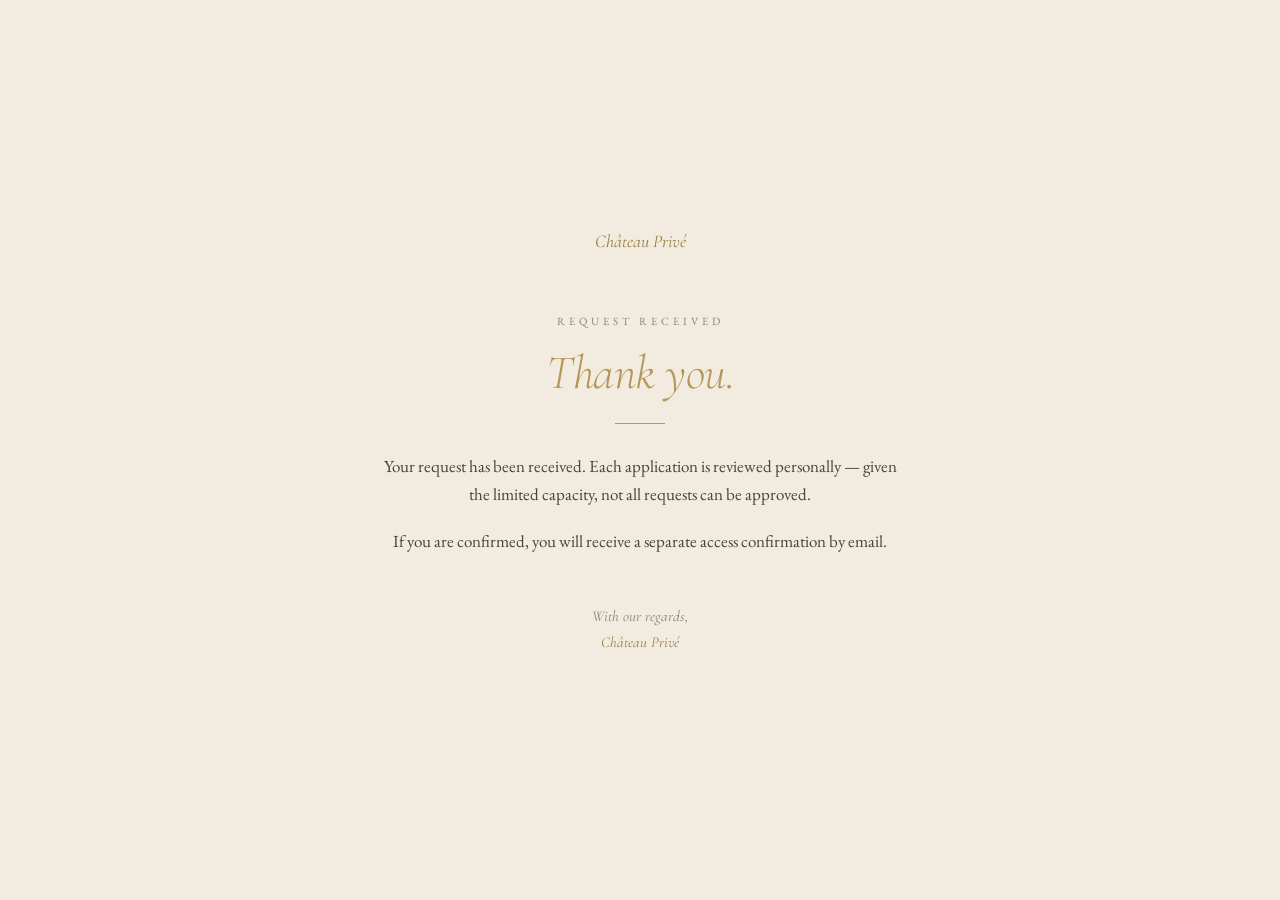
<file: thanks.html>
<!DOCTYPE html>
<html lang="en">
<head>
<meta charset="UTF-8">
<meta name="viewport" content="width=device-width, initial-scale=1.0">
<title>Thank you — Château Privé · Cannes 2026</title>
<meta name="robots" content="noindex">
<link rel="preconnect" href="https://fonts.googleapis.com">
<link rel="preconnect" href="https://fonts.gstatic.com" crossorigin>
<link href="https://fonts.googleapis.com/css2?family=Cormorant+Garamond:ital,wght@0,300;0,400;1,300;1,400&family=EB+Garamond:wght@400;500&display=swap" rel="stylesheet">
<style>
  * { margin:0; padding:0; box-sizing:border-box; }
  body { background:#F1ECDF; color:#1A1612; font-family:'EB Garamond',Georgia,serif; min-height:100vh; display:flex; align-items:center; justify-content:center; padding:40px 24px; line-height:1.6; }
  .wrap { max-width:520px; text-align:center; }
  .brand { font-family:'Cormorant Garamond',Georgia,serif; font-style:italic; font-size:18px; color:#9a7d44; margin-bottom:56px; }
  .eyebrow { font-size:11px; color:#8a8270; letter-spacing:4px; text-transform:uppercase; margin-bottom:18px; }
  h1 { font-family:'Cormorant Garamond',Georgia,serif; font-style:italic; font-weight:300; font-size:48px; line-height:1.05; color:#B8965A; letter-spacing:-0.5px; margin-bottom:24px; }
  .divider { display:block; width:50px; height:1px; background:#B8965A; margin:0 auto 28px; }
  p { font-size:17px; line-height:1.7; color:#4a4337; margin-bottom:18px; }
  .signature { margin-top:48px; font-family:'Cormorant Garamond',Georgia,serif; font-style:italic; font-size:15px; color:#8a8270; }
  .signature .sig { color:#9a7d44; }
</style>
</head>
<body>
<div class="wrap">
  <div class="brand">Château Privé</div>
  <p class="eyebrow">Request Received</p>
  <h1>Thank you.</h1>
  <span class="divider"></span>
  <p>Your request has been received. Each application is reviewed personally — given the limited capacity, not all requests can be approved.</p>
  <p>If you are confirmed, you will receive a separate access confirmation by email.</p>
  <p class="signature">With our regards,<br><span class="sig">Château Privé</span></p>
</div>
</body>
</html>
</file>
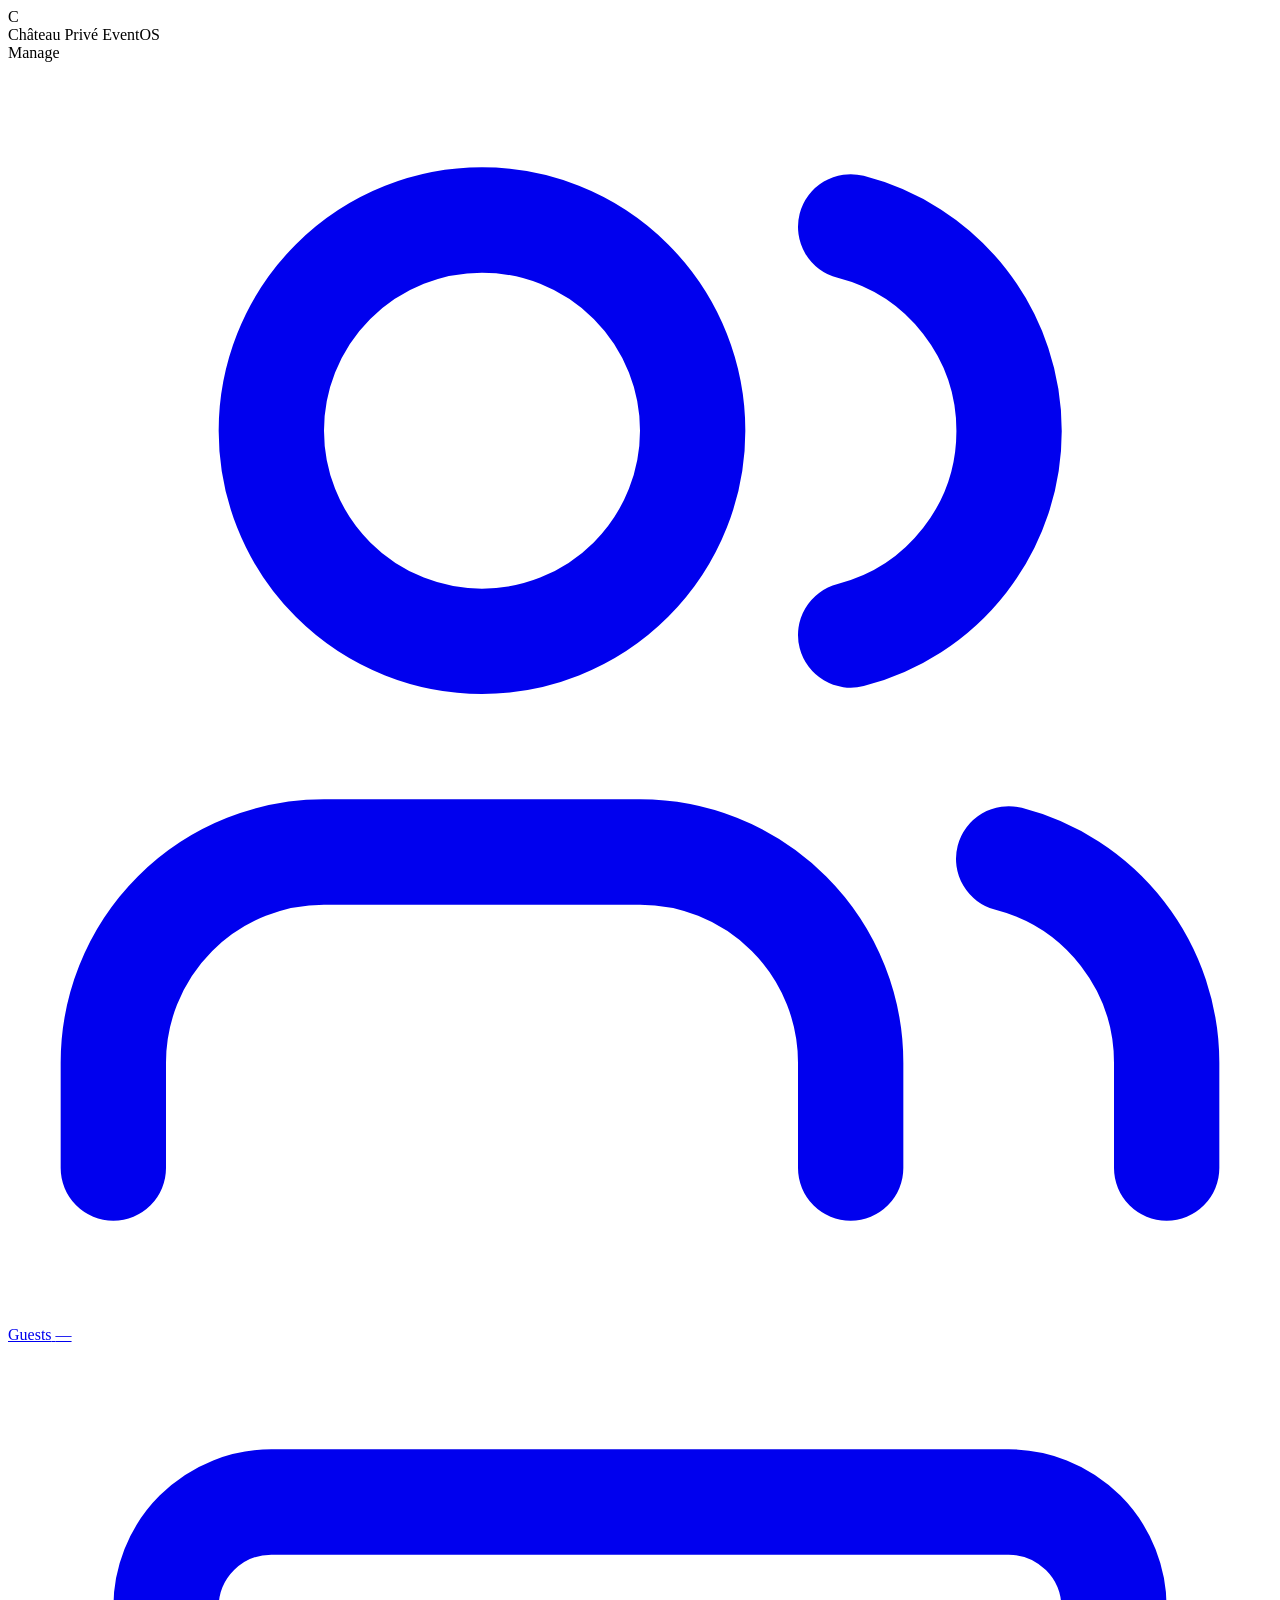
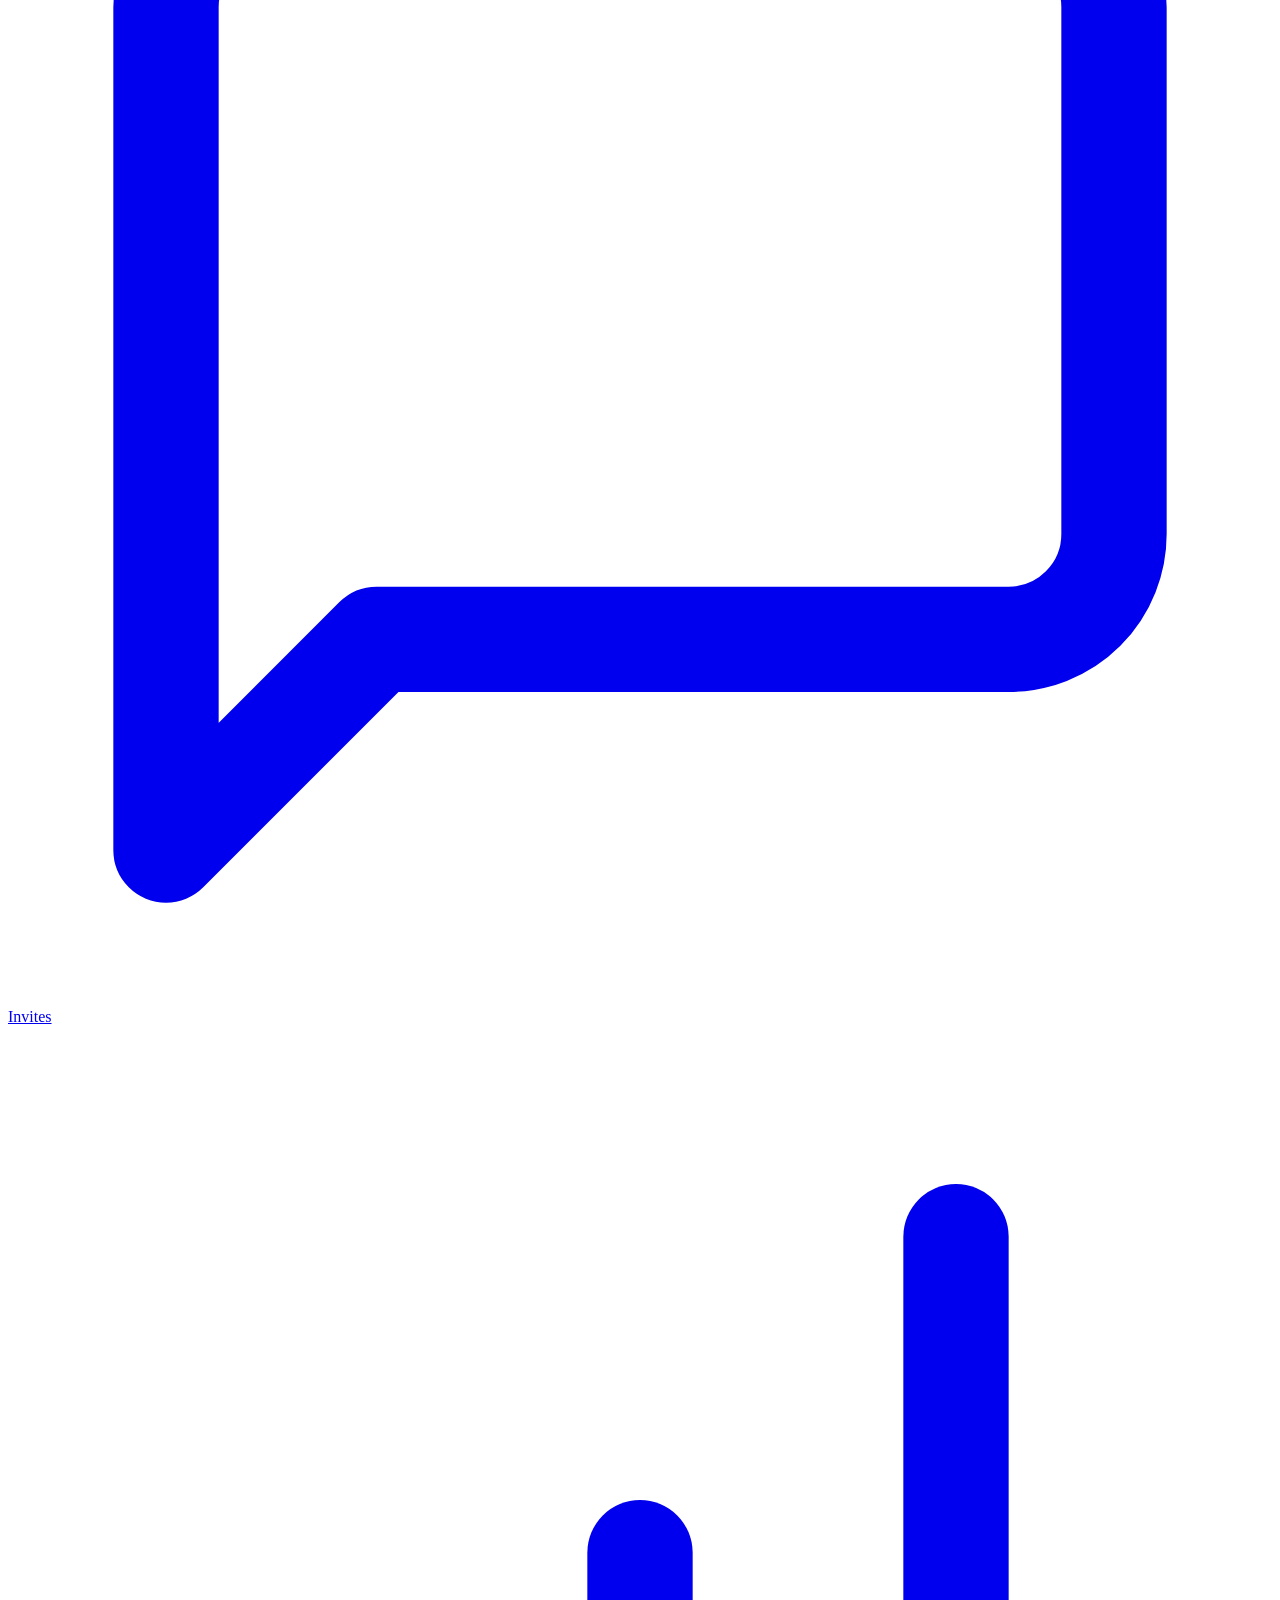
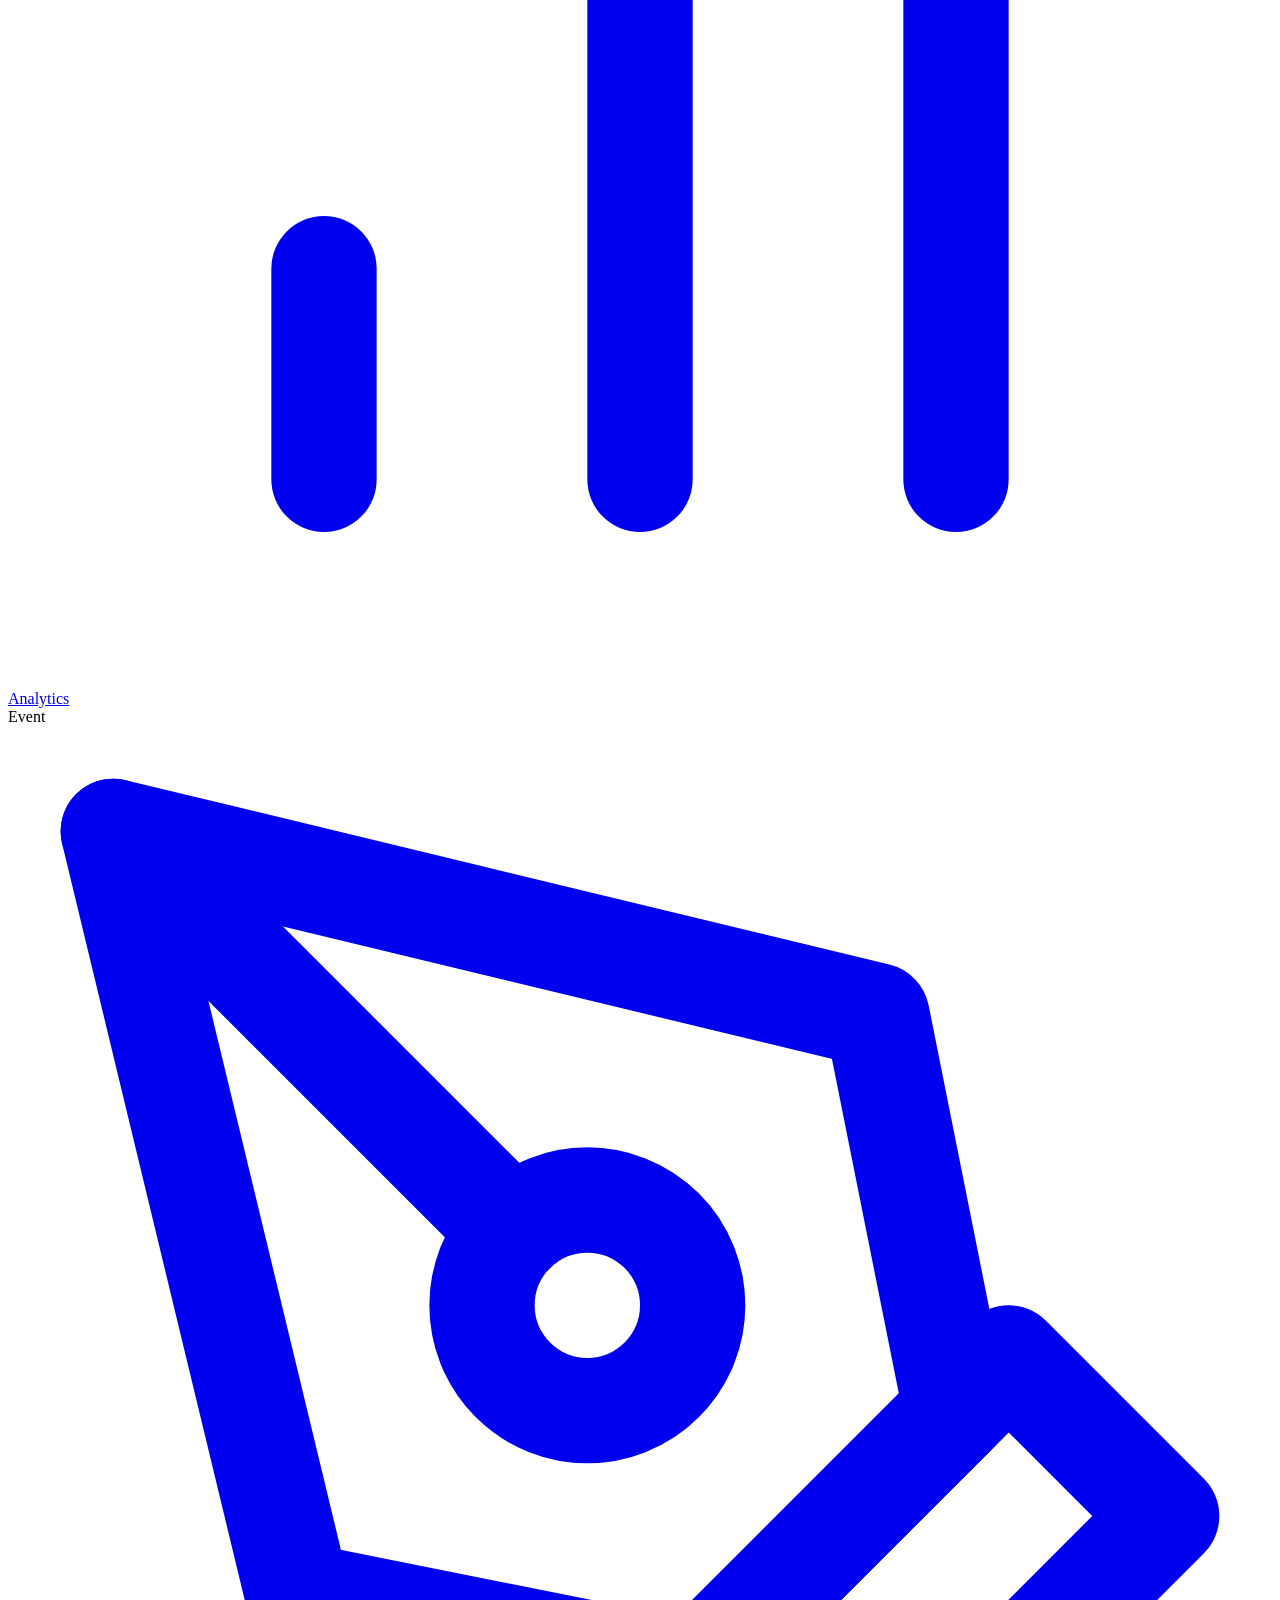
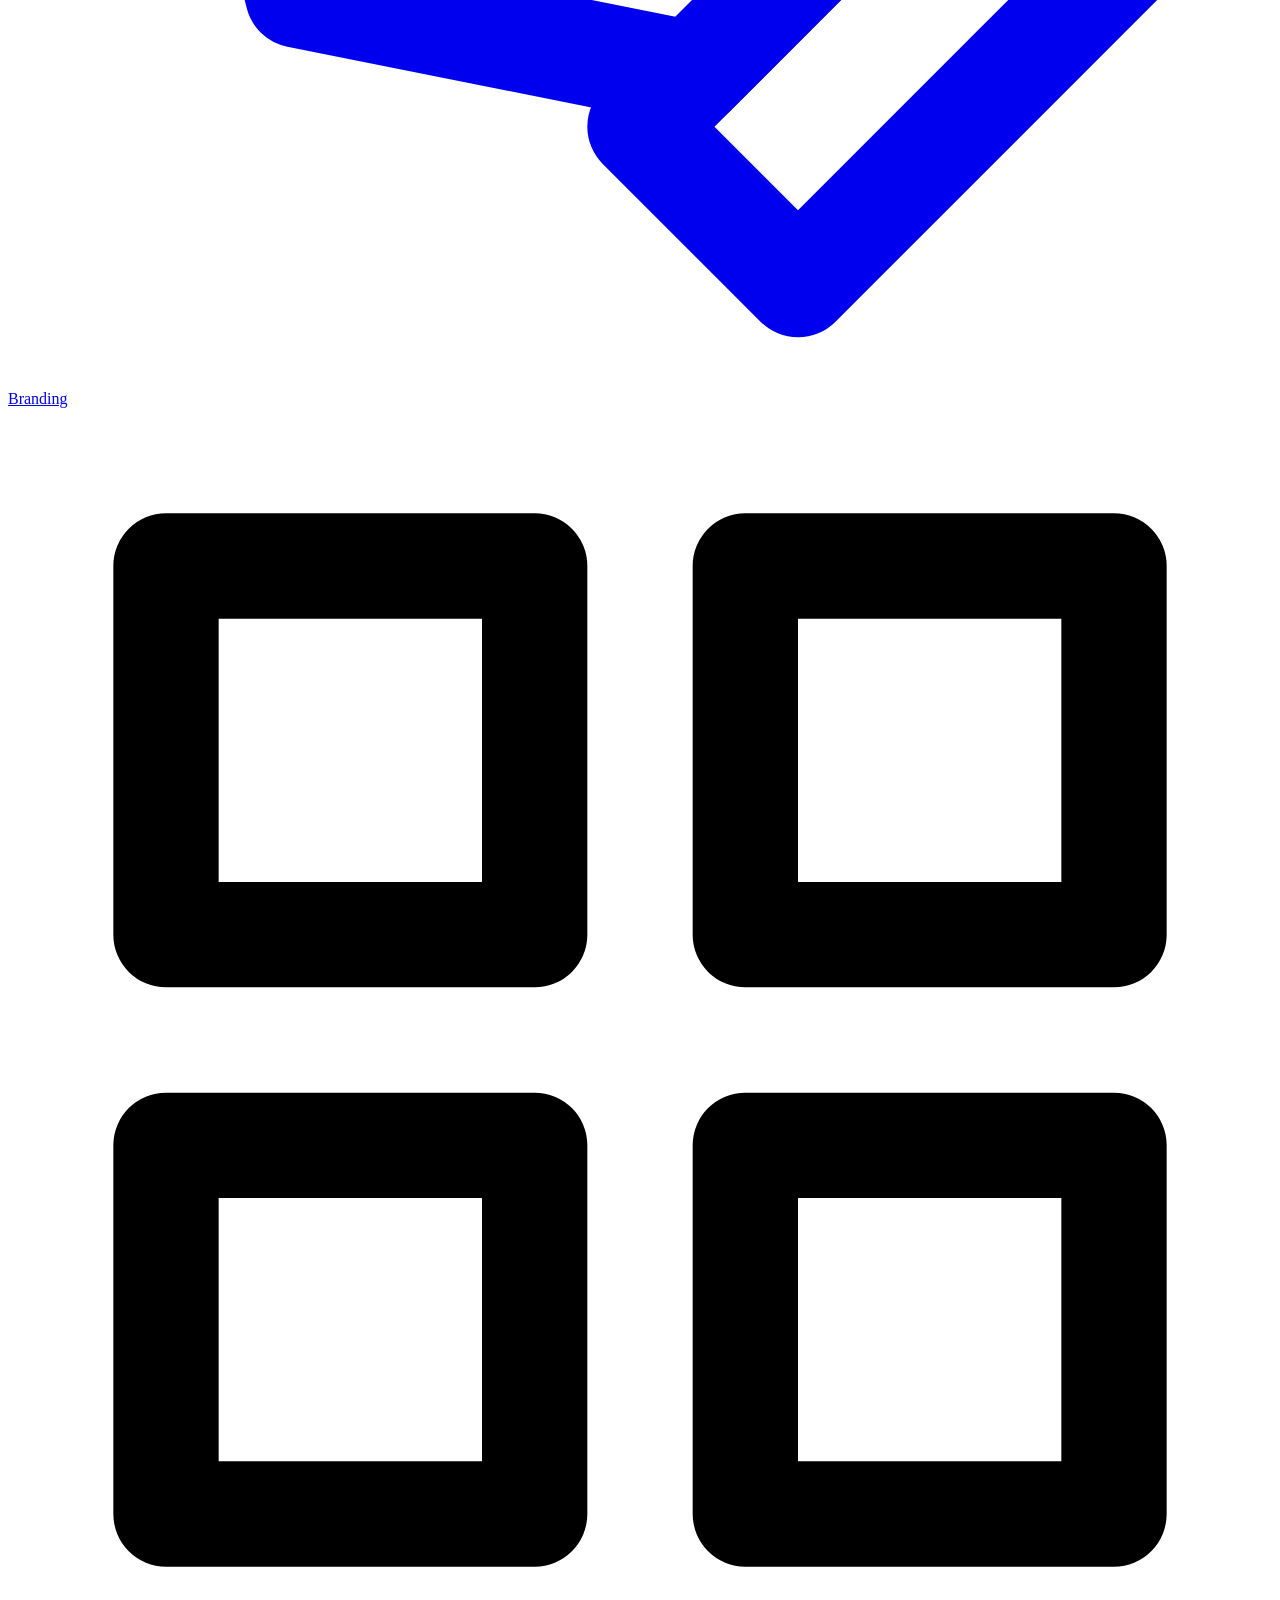
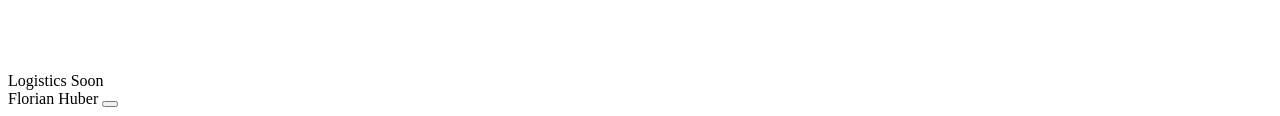
<file: shared/sidebar.html>
<!-- deploy-marker 1778503298 -->
<!-- Shared Sidebar — fetched by every page and injected into <body> -->
<aside class="sidebar" id="sidebar">
  <div class="sidebar-brand">
    <div class="sidebar-brand-logo">C</div>
    <div class="sidebar-brand-text">
      <span class="sidebar-brand-name">Château Privé</span>
      <span class="sidebar-brand-meta">EventOS</span>
    </div>
  </div>

  <div class="sidebar-section">
    <div class="sidebar-section-label">Manage</div>
    <nav class="sidebar-nav">
      <a class="sidebar-link" data-page="guests" href="/guests">
        <svg viewBox="0 0 24 24" fill="none" stroke="currentColor" stroke-width="2" stroke-linecap="round" stroke-linejoin="round"><path d="M16 21v-2a4 4 0 0 0-4-4H6a4 4 0 0 0-4 4v2"/><circle cx="9" cy="7" r="4"/><path d="M22 21v-2a4 4 0 0 0-3-3.87"/><path d="M16 3.13a4 4 0 0 1 0 7.75"/></svg>
        <span>Guests</span>
        <span class="badge" id="navGuestCount">—</span>
      </a>
      <a class="sidebar-link" data-page="messaging" href="/messaging">
        <svg viewBox="0 0 24 24" fill="none" stroke="currentColor" stroke-width="2" stroke-linecap="round" stroke-linejoin="round"><path d="M21 15a2 2 0 0 1-2 2H7l-4 4V5a2 2 0 0 1 2-2h14a2 2 0 0 1 2 2z"/></svg>
        <span>Invites</span>
        <span class="badge" id="navMessagingCount"></span>
      </a>
      <a class="sidebar-link" data-page="analytics" href="/analytics">
        <svg viewBox="0 0 24 24" fill="none" stroke="currentColor" stroke-width="2" stroke-linecap="round" stroke-linejoin="round"><line x1="12" y1="20" x2="12" y2="10"/><line x1="18" y1="20" x2="18" y2="4"/><line x1="6" y1="20" x2="6" y2="16"/></svg>
        <span>Analytics</span>
      </a>
    </nav>
  </div>

  <div class="sidebar-section">
    <div class="sidebar-section-label">Event</div>
    <nav class="sidebar-nav">
      <a class="sidebar-link" data-page="branding" href="/branding">
        <svg viewBox="0 0 24 24" fill="none" stroke="currentColor" stroke-width="2" stroke-linecap="round" stroke-linejoin="round"><path d="M12 19l7-7 3 3-7 7-3-3z"/><path d="M18 13l-1.5-7.5L2 2l3.5 14.5L13 18l5-5z"/><path d="M2 2l7.586 7.586"/><circle cx="11" cy="11" r="2"/></svg>
        <span>Branding</span>
      </a>
      <a class="sidebar-link disabled" data-page="logistics">
        <svg viewBox="0 0 24 24" fill="none" stroke="currentColor" stroke-width="2" stroke-linecap="round" stroke-linejoin="round"><rect x="3" y="3" width="7" height="7"/><rect x="14" y="3" width="7" height="7"/><rect x="14" y="14" width="7" height="7"/><rect x="3" y="14" width="7" height="7"/></svg>
        <span>Logistics</span>
        <span class="soon">Soon</span>
      </a>
    </nav>
  </div>

  <div class="sidebar-footer">
    <div class="sidebar-user">
      <div class="sidebar-user-dot"></div>
      <span class="sidebar-user-name">Florian Huber</span>
      <button class="sidebar-logout" id="logoutBtn" title="Logout">
        <svg viewBox="0 0 24 24" fill="none" stroke="currentColor" stroke-width="2" stroke-linecap="round" stroke-linejoin="round"><path d="M9 21H5a2 2 0 0 1-2-2V5a2 2 0 0 1 2-2h4"/><polyline points="16 17 21 12 16 7"/><line x1="21" y1="12" x2="9" y2="12"/></svg>
      </button>
    </div>
  </div>
</aside>
</file>
<file: shared/theme.css>
/* deploy-marker 1778406072 */
/* Château Privé EventOS — Shared Theme
   Design language: clean white, gold accent, generous spacing, soft shadows
   Inspired by Linear / Stripe / Notion / EasyTix UI Kit
*/

:root {
  /* PALETTE */
  --bg: #FBFAF7;              /* page background — soft warm white */
  --surface: #FFFFFF;         /* cards, sidebar */
  --surface-2: #F5F3EE;       /* subtle backgrounds, hover */
  --surface-3: #EFEBE2;       /* deeper hover, dividers as bg */

  --ink: #161210;             /* primary text */
  --ink-soft: #4a4337;        /* secondary text */
  --ink-faint: #8a8270;       /* tertiary text, labels */
  --ink-ghost: #b8b1a3;       /* placeholders, disabled */

  --gold: #B8965A;            /* primary accent */
  --gold-deep: #9a7d44;       /* gold hover/active */
  --gold-light: #d4b884;      /* gold-50 backgrounds */
  --gold-bg: #f4ede0;         /* gold-tinted background pills */

  --border: rgba(22, 18, 16, 0.08);
  --border-strong: rgba(22, 18, 16, 0.16);

  --success: #4a7c59;
  --success-bg: #e3eee5;
  --warning: #b8965a;
  --warning-bg: #f4ede0;
  --error: #B0463A;
  --error-bg: #f5dcd8;
  --info: #4a6a7c;
  --info-bg: #e3edee;

  /* SHADOWS */
  --shadow-sm: 0 1px 2px rgba(22, 18, 16, 0.04);
  --shadow: 0 1px 3px rgba(22, 18, 16, 0.06), 0 1px 2px rgba(22, 18, 16, 0.04);
  --shadow-md: 0 4px 12px rgba(22, 18, 16, 0.06), 0 2px 4px rgba(22, 18, 16, 0.04);
  --shadow-lg: 0 12px 32px rgba(22, 18, 16, 0.08), 0 4px 8px rgba(22, 18, 16, 0.04);

  /* RADIUS */
  --radius-sm: 4px;
  --radius: 8px;
  --radius-md: 10px;
  --radius-lg: 14px;
  --radius-xl: 20px;
  --radius-pill: 999px;

  /* TYPOGRAPHY */
  --font-sans: 'Inter', -apple-system, BlinkMacSystemFont, 'Segoe UI', sans-serif;
  --font-display: 'Cormorant Garamond', 'Times New Roman', serif;

  /* SPACING (for consistency) */
  --sidebar-w: 240px;
  --header-h: 64px;
  --content-pad: 32px;
}

* { margin: 0; padding: 0; box-sizing: border-box; }
*::before, *::after { box-sizing: border-box; }
html, body { height: 100%; }

body {
  background: var(--bg);
  color: var(--ink);
  font-family: var(--font-sans);
  font-size: 14px;
  line-height: 1.5;
  -webkit-font-smoothing: antialiased;
  -moz-osx-font-smoothing: grayscale;
  text-rendering: optimizeLegibility;
}

::selection { background: var(--gold); color: var(--surface); }
button { font-family: inherit; cursor: pointer; }
input, select, textarea { font-family: inherit; }
a { color: inherit; text-decoration: none; }

/* ============== APP LAYOUT ============== */
.app {
  display: flex;
  min-height: 100vh;
}

.app-main {
  flex: 1;
  margin-left: var(--sidebar-w);
  display: flex;
  flex-direction: column;
  min-width: 0; /* allow children to shrink */
}

.page-header {
  height: var(--header-h);
  border-bottom: 1px solid var(--border);
  background: var(--surface);
  display: flex;
  align-items: center;
  justify-content: space-between;
  padding: 0 var(--content-pad);
  position: sticky;
  top: 0;
  z-index: 10;
}

.page-title-block {
  display: flex;
  align-items: baseline;
  gap: 12px;
}
.page-title {
  font-size: 18px;
  font-weight: 600;
  color: var(--ink);
  letter-spacing: -0.01em;
}
.page-subtitle {
  font-size: 13px;
  color: var(--ink-faint);
}

.page-content {
  flex: 1;
  padding: 24px var(--content-pad) var(--content-pad);
  min-width: 0;
}

/* ============== SIDEBAR ============== */
.sidebar {
  position: fixed;
  top: 0; left: 0;
  bottom: 0;
  width: var(--sidebar-w);
  background: var(--surface);
  border-right: 1px solid var(--border);
  display: flex;
  flex-direction: column;
  z-index: 20;
}

.sidebar-brand {
  padding: 22px 22px 20px;
  display: flex;
  align-items: center;
  gap: 10px;
  border-bottom: 1px solid var(--border);
}
.sidebar-brand-logo {
  width: 32px;
  height: 32px;
  border-radius: 8px;
  background: linear-gradient(135deg, var(--gold) 0%, var(--gold-deep) 100%);
  display: flex;
  align-items: center;
  justify-content: center;
  color: var(--surface);
  font-family: var(--font-display);
  font-style: italic;
  font-weight: 500;
  font-size: 18px;
  flex-shrink: 0;
}
.sidebar-brand-text {
  display: flex;
  flex-direction: column;
  line-height: 1.2;
  min-width: 0;
}
.sidebar-brand-name {
  font-family: var(--font-display);
  font-style: italic;
  font-size: 18px;
  color: var(--ink);
  font-weight: 500;
}
.sidebar-brand-meta {
  font-size: 10px;
  letter-spacing: 0.16em;
  text-transform: uppercase;
  color: var(--ink-faint);
}

.sidebar-section {
  padding: 16px 12px 4px;
}
.sidebar-section-label {
  padding: 0 10px 8px;
  font-size: 10px;
  letter-spacing: 0.18em;
  text-transform: uppercase;
  color: var(--ink-faint);
  font-weight: 500;
}

.sidebar-nav {
  display: flex;
  flex-direction: column;
  gap: 2px;
}
.sidebar-link {
  display: flex;
  align-items: center;
  gap: 10px;
  padding: 8px 10px;
  border-radius: var(--radius);
  color: var(--ink-soft);
  font-size: 13.5px;
  font-weight: 500;
  transition: background 0.15s, color 0.15s;
  cursor: pointer;
}
.sidebar-link:hover {
  background: var(--surface-2);
  color: var(--ink);
}
.sidebar-link.active {
  background: var(--gold-bg);
  color: var(--gold-deep);
}
.sidebar-link svg {
  width: 16px;
  height: 16px;
  flex-shrink: 0;
}
.sidebar-link .badge {
  margin-left: auto;
  font-size: 10px;
  background: var(--surface-3);
  color: var(--ink-faint);
  padding: 2px 7px;
  border-radius: var(--radius-pill);
  font-weight: 500;
  letter-spacing: 0.04em;
}
.sidebar-link.active .badge {
  background: var(--gold);
  color: var(--surface);
}
.sidebar-link.disabled {
  opacity: 0.45;
  cursor: not-allowed;
}
.sidebar-link.disabled:hover {
  background: transparent;
  color: var(--ink-soft);
}
.sidebar-link.disabled .soon {
  margin-left: auto;
  font-size: 9px;
  letter-spacing: 0.16em;
  text-transform: uppercase;
  color: var(--ink-ghost);
  font-weight: 500;
}

.sidebar-footer {
  margin-top: auto;
  padding: 12px;
  border-top: 1px solid var(--border);
}
.sidebar-user {
  display: flex;
  align-items: center;
  gap: 10px;
  padding: 8px 10px;
  border-radius: var(--radius);
  color: var(--ink-soft);
  font-size: 13px;
}
.sidebar-user-dot {
  width: 8px;
  height: 8px;
  background: var(--success);
  border-radius: 50%;
  flex-shrink: 0;
}
.sidebar-user-name {
  flex: 1;
  font-weight: 500;
  color: var(--ink);
}
.sidebar-logout {
  margin-left: auto;
  background: transparent;
  border: none;
  color: var(--ink-faint);
  padding: 4px;
  border-radius: var(--radius-sm);
  display: inline-flex;
}
.sidebar-logout:hover { color: var(--error); background: var(--error-bg); }
.sidebar-logout svg { width: 14px; height: 14px; }

/* ============== BUTTONS ============== */
.btn {
  display: inline-flex;
  align-items: center;
  gap: 6px;
  padding: 8px 14px;
  border: 1px solid var(--border-strong);
  background: var(--surface);
  color: var(--ink);
  font-size: 13px;
  font-weight: 500;
  border-radius: var(--radius);
  transition: all 0.15s;
  white-space: nowrap;
  text-decoration: none;
}
.btn:hover:not(:disabled) {
  border-color: var(--ink);
  background: var(--surface-2);
}
.btn:disabled { opacity: 0.5; cursor: not-allowed; }

.btn svg { width: 14px; height: 14px; }

.btn-primary {
  background: var(--ink);
  color: var(--surface);
  border-color: var(--ink);
}
.btn-primary:hover:not(:disabled) {
  background: var(--gold-deep);
  border-color: var(--gold-deep);
  color: var(--surface);
}

.btn-gold {
  background: var(--gold);
  color: var(--surface);
  border-color: var(--gold);
}
.btn-gold:hover:not(:disabled) {
  background: var(--gold-deep);
  border-color: var(--gold-deep);
}

.btn-ghost {
  background: transparent;
  border-color: transparent;
  color: var(--ink-soft);
}
.btn-ghost:hover:not(:disabled) {
  background: var(--surface-2);
  color: var(--ink);
  border-color: transparent;
}

.btn-sm {
  padding: 5px 10px;
  font-size: 12px;
  border-radius: var(--radius-sm);
}
.btn-sm svg { width: 12px; height: 12px; }

.icon-btn {
  width: 30px;
  height: 30px;
  border: 1px solid var(--border-strong);
  background: var(--surface);
  border-radius: var(--radius);
  display: inline-flex;
  align-items: center;
  justify-content: center;
  color: var(--ink-faint);
  transition: all 0.15s;
  flex-shrink: 0;
}
.icon-btn:hover:not(:disabled) {
  border-color: var(--ink);
  color: var(--ink);
  background: var(--surface-2);
}
.icon-btn svg { width: 14px; height: 14px; }
.icon-btn:disabled { opacity: 0.4; cursor: not-allowed; }

/* ============== INPUTS ============== */
.input, select.input {
  width: 100%;
  padding: 8px 12px;
  border: 1px solid var(--border-strong);
  background: var(--surface);
  border-radius: var(--radius);
  font-size: 13px;
  color: var(--ink);
  transition: all 0.15s;
}
.input:focus {
  outline: none;
  border-color: var(--gold);
  box-shadow: 0 0 0 3px var(--gold-bg);
}
.input::placeholder { color: var(--ink-ghost); }

.input-search {
  padding-left: 36px;
  background-image: url("data:image/svg+xml;utf8,<svg xmlns='http://www.w3.org/2000/svg' width='14' height='14' viewBox='0 0 24 24' fill='none' stroke='%238a8270' stroke-width='2' stroke-linecap='round' stroke-linejoin='round'><circle cx='11' cy='11' r='8'/><path d='m21 21-4.35-4.35'/></svg>");
  background-repeat: no-repeat;
  background-position: 12px center;
}

/* ============== CARD ============== */
.card {
  background: var(--surface);
  border: 1px solid var(--border);
  border-radius: var(--radius-md);
  box-shadow: var(--shadow-sm);
}

/* ============== TABLE ============== */
.table-scroll {
  overflow-x: auto;
  /* Below this viewport, allow horizontal scroll. Above 1280px, table fits cleanly. */
}
.data-table {
  width: 100%;
  border-collapse: collapse;
  table-layout: fixed; /* respect column widths, allow truncation */
}
.data-table thead {
  background: var(--surface-2);
}
.data-table th {
  text-align: left;
  padding: 10px 8px;
  font-size: 11px;
  letter-spacing: 0.06em;
  text-transform: uppercase;
  color: var(--ink-faint);
  font-weight: 500;
  border-bottom: 1px solid var(--border);
  white-space: nowrap;
  overflow: hidden;
  text-overflow: ellipsis;
  user-select: none;
}
.data-table th.sortable {
  cursor: pointer;
  transition: color 0.15s;
}
.data-table th.sortable:hover { color: var(--gold-deep); }
.data-table th .sort-arrow {
  display: inline-block;
  margin-left: 4px;
  opacity: 0.4;
  font-size: 9px;
}
.data-table th.sorted .sort-arrow { opacity: 1; color: var(--gold); }

.data-table tbody tr {
  border-bottom: 1px solid var(--border);
  transition: background 0.1s;
}
.data-table tbody tr:hover { background: var(--surface-2); }
.data-table tbody tr.selected { background: var(--gold-bg); }
.data-table tbody tr.selected:hover { background: var(--gold-bg); }
.data-table td {
  padding: 11px 8px;
  vertical-align: middle;
  font-size: 13px;
  color: var(--ink);
  overflow: hidden;
  text-overflow: ellipsis;
  white-space: nowrap;
}

/* Column widths — calibrated so the entire table fits without horizontal scroll
   at 1400px viewport (sidebar 240 + page-padding 48 = 1112px content available).
   Total = 1098px ✓. IG column 175px shows up to ~25 chars before ellipsis;
   handles longer than that get truncated to "...".
   Below 1024px the table can scroll horizontally. */
.data-table .col-check     { width: 32px; padding-left: 12px; padding-right: 4px; }
.data-table .col-name      { width: 210px; }
.data-table .col-ig        { width: 220px; max-width: 220px; }
.data-table .col-followers { width: 100px; padding-right: 8px; }
.data-table tbody td.col-followers { text-align: right; }
.data-table .col-status    { width: 140px; }
.data-table .col-tags      { width: 130px; }
.data-table .col-notes     { width: 110px; max-width: 110px; }
.data-table .col-invite    { width: 80px; }
.data-table .col-invite-actions { width: 180px; min-width: 180px; padding-right: 8px !important; white-space: nowrap; }
.data-table .col-submitted { width: 75px; }
.data-table .col-phone     { display: none; }
.data-table .col-actions   { width: 42px; padding-right: 12px; }

/* Instagram cell — truncate at column width with ellipsis */
.data-table .ig-cell {
  display: inline-flex;
  align-items: center;
  gap: 6px;
  max-width: 100%;
  min-width: 0;
}
.data-table .ig-cell .ig-handle {
  overflow: hidden;
  text-overflow: ellipsis;
  white-space: nowrap;
  min-width: 0;
}
.data-table .ig-cell .ig-handle a {
  display: inline-block;
  max-width: 100%;
  overflow: hidden;
  text-overflow: ellipsis;
  white-space: nowrap;
  vertical-align: bottom;
}

/* Notes truncation */
.data-table .notes-cell {
  display: -webkit-box;
  -webkit-line-clamp: 2;
  -webkit-box-orient: vertical;
  overflow: hidden;
  text-overflow: ellipsis;
  font-size: 12px;
  line-height: 1.35;
  color: var(--ink-soft);
  cursor: pointer;
  max-width: 100%;
}
.data-table .notes-cell.empty { color: var(--ink-faint); font-style: italic; }
.data-table .notes-edit-btn { opacity: 0; transition: opacity 0.15s; }
.data-table tr:hover .notes-edit-btn { opacity: 1; }

/* Tighter cell padding to keep total width down */
.data-table th, .data-table td { padding-left: 8px; padding-right: 8px; }
.data-table th:first-child, .data-table td:first-child { padding-left: 12px; }
.data-table th:last-child, .data-table td:last-child { padding-right: 12px; }

/* Cell content needs to handle overflow for truncation to work */
.data-table td > * { max-width: 100%; }
.data-table .name-block { display: flex; align-items: center; gap: 12px; min-width: 0; }
.data-table .name-block .name-text { min-width: 0; flex: 1; overflow: hidden; }
.data-table .name-block .name-text > div {
  overflow: hidden;
  text-overflow: ellipsis;
  white-space: nowrap;
}

/* ============== AVATAR ============== */
.avatar {
  width: 36px;
  height: 36px;
  border-radius: 50%;
  background: var(--surface-3) center/cover no-repeat;
  flex-shrink: 0;
  display: inline-block;
  vertical-align: middle;
  border: 1px solid var(--border);
}
.avatar-placeholder {
  background: linear-gradient(135deg, var(--surface-3), var(--surface-2));
  display: inline-flex;
  align-items: center;
  justify-content: center;
  color: var(--ink-faint);
  font-family: var(--font-display);
  font-style: italic;
  font-size: 14px;
  font-weight: 500;
}
.avatar-sm { width: 28px; height: 28px; font-size: 12px; }
.avatar-lg { width: 48px; height: 48px; font-size: 18px; }

/* ============== STATUS PILLS ============== */
.pill {
  display: inline-flex;
  align-items: center;
  gap: 6px;
  padding: 3px 10px;
  border-radius: var(--radius-pill);
  font-size: 11px;
  font-weight: 500;
  letter-spacing: 0.02em;
  white-space: nowrap;
  border: 1px solid transparent;
  max-width: 100%;
  overflow: hidden;
  text-overflow: ellipsis;
}
.pill::before {
  content: '';
  width: 6px;
  height: 6px;
  border-radius: 50%;
  background: currentColor;
  opacity: 0.7;
}
.pill-pending  { background: var(--warning-bg); color: var(--gold-deep); }
.pill-waitlist { background: var(--info-bg); color: var(--info); }
.pill-approved { background: var(--success-bg); color: var(--success); }
.pill-sent     { background: linear-gradient(135deg, #f4ede0, #ebe2cc); color: var(--gold-deep); border-color: var(--gold-light); font-weight: 600; }
.pill-rejected { background: var(--error-bg); color: var(--error); }
/* Legacy aliases kept for safety */
.pill-accepted { background: var(--success-bg); color: var(--success); }
.pill-vip      { background: linear-gradient(135deg, #f4ede0, #ebe2cc); color: var(--gold-deep); border-color: var(--gold-light); }
.pill-declined { background: var(--error-bg); color: var(--error); }
.pill-blocked  { background: #2a2723; color: #d8d2c5; }
.pill-default  { background: var(--surface-3); color: var(--ink-soft); }

.pill-clickable { cursor: pointer; transition: filter 0.15s; }
.pill-clickable:hover { filter: brightness(0.96); }

/* ============== TAG CHIPS ============== */
.tag {
  display: inline-flex;
  align-items: center;
  gap: 4px;
  padding: 2px 8px;
  border-radius: var(--radius-sm);
  background: var(--surface-2);
  color: var(--ink-soft);
  font-size: 11px;
  font-weight: 500;
  border: 1px solid var(--border);
  white-space: nowrap;
}
.tag-removable button {
  background: none;
  border: none;
  color: var(--ink-faint);
  padding: 0;
  font-size: 12px;
  line-height: 1;
  cursor: pointer;
}
.tag-removable button:hover { color: var(--error); }

/* Tags inside table cell — horizontal, truncate overflow */
.tags-cell {
  display: flex;
  align-items: center;
  gap: 4px;
  flex-wrap: nowrap;
  overflow: hidden;
  max-width: 100%;
}
.tags-cell .tag {
  flex-shrink: 0;
  max-width: 100%;
  overflow: hidden;
  text-overflow: ellipsis;
}
/* Notes preview in table — truncate to one line */
.notes-preview {
  display: inline-block;
  max-width: 100%;
  overflow: hidden;
  text-overflow: ellipsis;
  white-space: nowrap;
  vertical-align: middle;
}

/* ============== CHECKBOX ============== */
.checkbox {
  width: 16px;
  height: 16px;
  border: 1.5px solid var(--border-strong);
  border-radius: 3px;
  background: var(--surface);
  display: inline-flex;
  align-items: center;
  justify-content: center;
  cursor: pointer;
  flex-shrink: 0;
  transition: all 0.15s;
  position: relative;
}
.checkbox:hover { border-color: var(--gold); }
.checkbox.checked {
  background: var(--gold);
  border-color: var(--gold);
}
.checkbox.checked::after {
  content: '';
  width: 4px;
  height: 8px;
  border: solid var(--surface);
  border-width: 0 2px 2px 0;
  transform: rotate(45deg) translate(-1px, -1px);
}

/* ============== TOAST ============== */
.toast {
  position: fixed;
  bottom: 24px;
  right: 24px;
  background: var(--ink);
  color: var(--surface);
  padding: 12px 18px;
  border-radius: var(--radius);
  font-size: 13px;
  box-shadow: var(--shadow-lg);
  transform: translateY(20px);
  opacity: 0;
  transition: all 0.3s cubic-bezier(0.16, 1, 0.3, 1);
  z-index: 100;
  max-width: 360px;
  display: flex;
  align-items: center;
  gap: 10px;
}
.toast.show { transform: translateY(0); opacity: 1; }
.toast.success { background: var(--success); }
.toast.error { background: var(--error); }
.toast.warning { background: var(--gold-deep); }

/* ============== SPINNER ============== */
.spinner {
  display: inline-block;
  width: 14px;
  height: 14px;
  border: 2px solid var(--border-strong);
  border-top-color: var(--gold);
  border-radius: 50%;
  animation: spin 0.7s linear infinite;
}
@keyframes spin { to { transform: rotate(360deg); } }

/* ============== STATS GRID ============== */
.stats-grid {
  display: grid;
  grid-template-columns: repeat(auto-fit, minmax(200px, 1fr));
  gap: 12px;
  margin-bottom: 20px;
}
.stat-card {
  background: var(--surface);
  border: 1px solid var(--border);
  border-radius: var(--radius-md);
  padding: 16px 18px;
  display: flex;
  flex-direction: column;
  gap: 4px;
}
.stat-label {
  font-size: 11px;
  letter-spacing: 0.14em;
  text-transform: uppercase;
  color: var(--ink-faint);
  font-weight: 500;
}
.stat-value {
  font-family: var(--font-display);
  font-size: 28px;
  font-weight: 500;
  color: var(--ink);
  line-height: 1.1;
  letter-spacing: -0.02em;
}
.stat-value.gold { color: var(--gold-deep); }
.stat-meta {
  font-size: 11px;
  color: var(--ink-faint);
  margin-top: 2px;
}

/* ============== FILTER BAR ============== */
.filter-bar {
  display: flex;
  gap: 10px;
  align-items: center;
  flex-wrap: wrap;
  margin-bottom: 14px;
}
.filter-bar > .grow { flex: 1; min-width: 200px; }
.filter-bar .input { padding: 7px 11px; font-size: 13px; }
.filter-bar .input-search { padding-left: 34px; }
.filter-bar select.input { padding-right: 30px; }

/* ============== BULK BAR ============== */
.bulk-bar {
  display: flex;
  align-items: center;
  gap: 10px;
  padding: 12px 18px;
  background: var(--ink);
  color: var(--surface);
  border-radius: var(--radius-lg);
  box-shadow: 0 8px 32px rgba(0,0,0,0.18);
  position: fixed;
  bottom: 20px;
  left: 50%;
  transform: translateX(-50%);
  z-index: 60;
  min-width: 480px;
  max-width: calc(100vw - 40px);
  flex-wrap: wrap;
  justify-content: center;
  animation: bulkBarSlideIn 0.2s ease-out;
}
@keyframes bulkBarSlideIn {
  from { transform: translate(-50%, 20px); opacity: 0; }
  to { transform: translate(-50%, 0); opacity: 1; }
}
/* When sidebar visible (>= 900px), shift bulk-bar right by half the sidebar width
   so it's centered relative to the content area, not the viewport */
@media (min-width: 901px) {
  .bulk-bar {
    left: calc(50% + 120px); /* sidebar is 240px wide, center between sidebar end and right edge */
  }
}
.bulk-bar .count {
  font-weight: 600;
  font-size: 13px;
  white-space: nowrap;
}
.bulk-bar .btn {
  background: rgba(255,255,255,0.1);
  border-color: rgba(255,255,255,0.2);
  color: var(--surface);
}
.bulk-bar .btn:hover {
  background: rgba(255,255,255,0.2);
  border-color: rgba(255,255,255,0.3);
}
.bulk-bar .btn-gold { background: var(--gold); border-color: var(--gold); color: var(--ink); }
.bulk-bar .btn-gold:hover { background: var(--gold-deep); border-color: var(--gold-deep); }

/* Messaging indicator on guest rows */
.status-cell {
  display: inline-flex;
  align-items: center;
  gap: 6px;
}
.msg-indicator {
  display: inline-flex;
  align-items: center;
  justify-content: center;
  width: 22px;
  height: 22px;
  border-radius: 50%;
  background: var(--gold);
  color: #fff;
  text-decoration: none;
  flex-shrink: 0;
  transition: all 0.15s;
}
.msg-indicator svg { width: 11px; height: 11px; }
.msg-indicator:hover {
  background: var(--gold-deep);
  transform: scale(1.08);
}
/* Variant by messaging status */
.msg-indicator.msg-listed       { background: #8a8270; }
.msg-indicator.msg-semi-approved { background: #5b8db8; }
.msg-indicator.msg-waitlist     { background: #D4A744; }
.msg-indicator.msg-approved     { background: #4a7c59; }
.msg-indicator.msg-declined     { background: #c47466; }

/* ============== DROPDOWN MENU ============== */
.menu {
  position: absolute;
  background: var(--surface);
  border: 1px solid var(--border);
  border-radius: var(--radius-md);
  box-shadow: var(--shadow-lg);
  min-width: 180px;
  padding: 4px;
  z-index: 50;
  display: none;
}
.menu.open { display: block; }
.menu-item {
  display: flex;
  align-items: center;
  gap: 8px;
  padding: 7px 10px;
  font-size: 13px;
  color: var(--ink);
  border-radius: var(--radius-sm);
  cursor: pointer;
  white-space: nowrap;
}
.menu-item:hover { background: var(--surface-2); }
.menu-item.danger { color: var(--error); }
.menu-item.danger:hover { background: var(--error-bg); }
.menu-item svg { width: 14px; height: 14px; flex-shrink: 0; }
.menu-divider {
  height: 1px;
  background: var(--border);
  margin: 4px 0;
}

/* ============== INLINE EDIT (IG handle, notes) ============== */
.ig-cell { display: inline-flex; align-items: center; gap: 8px; max-width: 100%; min-width: 0; }
.ig-handle {
  color: var(--gold-deep);
  font-weight: 500;
  flex: 1;
  min-width: 0;
  overflow: hidden;
}
.ig-handle a {
  color: inherit;
  display: inline-block;
  max-width: 31ch;
  overflow: hidden;
  text-overflow: ellipsis;
  white-space: nowrap;
  vertical-align: middle;
  width: 100%;
}
.ig-handle a:hover { text-decoration: underline; text-decoration-color: var(--gold-light); }

.ig-edit-btn, .row-edit-btn {
  width: 22px;
  height: 22px;
  border: 1px solid var(--border);
  background: var(--surface);
  border-radius: var(--radius-sm);
  display: inline-flex;
  align-items: center;
  justify-content: center;
  color: var(--ink-faint);
  opacity: 0;
  transition: all 0.15s;
  flex-shrink: 0;
}
.ig-edit-btn svg, .row-edit-btn svg { width: 11px; height: 11px; }
tbody tr:hover .ig-edit-btn,
tbody tr:hover .row-edit-btn { opacity: 0.7; }
.ig-edit-btn:hover, .row-edit-btn:hover {
  opacity: 1 !important;
  border-color: var(--gold);
  color: var(--gold-deep);
}

.inline-editor {
  display: inline-flex;
  align-items: center;
  gap: 6px;
}
.inline-editor input,
.inline-editor textarea {
  border: 1px solid var(--gold);
  background: var(--surface);
  padding: 4px 8px;
  font-family: var(--font-sans);
  font-size: 13px;
  color: var(--ink);
  border-radius: var(--radius-sm);
  outline: none;
  resize: vertical;
}
.inline-editor input { width: 140px; }
.inline-editor textarea { width: 240px; min-height: 60px; }
.inline-editor input:focus,
.inline-editor textarea:focus { border-color: var(--gold-deep); box-shadow: 0 0 0 2px var(--gold-bg); }

.inline-editor-btn {
  width: 22px;
  height: 22px;
  border: 1px solid var(--border-strong);
  background: var(--surface);
  border-radius: var(--radius-sm);
  display: inline-flex;
  align-items: center;
  justify-content: center;
  color: var(--ink-faint);
  flex-shrink: 0;
  transition: all 0.15s;
}
.inline-editor-btn svg { width: 11px; height: 11px; }
.inline-editor-btn.save:hover { color: var(--success); border-color: var(--success); }
.inline-editor-btn.cancel:hover { color: var(--error); border-color: var(--error); }
.inline-editor-btn:disabled { opacity: 0.4; cursor: not-allowed; }

/* ============== EMPTY STATES ============== */
.empty {
  text-align: center;
  padding: 80px 20px;
  color: var(--ink-faint);
}
.empty .glyph {
  font-family: var(--font-display);
  font-style: italic;
  font-size: 56px;
  color: var(--gold);
  line-height: 1;
  margin-bottom: 12px;
}
.empty .title {
  font-size: 16px;
  font-weight: 500;
  color: var(--ink);
  margin-bottom: 4px;
}
.empty .subtitle { font-size: 13px; color: var(--ink-faint); }

/* ============== SCROLLBAR (subtle, not in your face) ============== */
::-webkit-scrollbar { width: 10px; height: 10px; }
::-webkit-scrollbar-track { background: transparent; }
::-webkit-scrollbar-thumb { background: var(--border-strong); border-radius: 5px; border: 2px solid var(--bg); }
::-webkit-scrollbar-thumb:hover { background: var(--ink-faint); }

/* ============== UTILITY ============== */
.muted { color: var(--ink-faint); }
.text-gold { color: var(--gold-deep); }
.flex { display: flex; }
.items-center { align-items: center; }
.gap-2 { gap: 8px; }
.gap-3 { gap: 12px; }
.ml-auto { margin-left: auto; }
.hidden { display: none !important; }
.tabular { font-variant-numeric: tabular-nums; }

/* ============== MOBILE ============== */
.mobile-menu-btn { display: none; }

/* Mid-size: between mobile and full desktop. Hide notes column on smaller screens
   to keep table readable without horizontal scroll. */
@media (max-width: 1280px) {
  .data-table .col-notes { display: none; }
  .data-table .col-invite { width: 60px; }
  .data-table .col-invite-actions { width: 160px; min-width: 160px; }
  .data-table .col-name { width: 200px; }
  .data-table .col-ig { width: 180px; max-width: 180px; }
  .data-table .col-followers { width: 75px; }
  .data-table .col-status { width: 130px; }
  .data-table .col-tags { width: 100px; }
  .data-table .col-submitted { width: 60px; }
}

@media (max-width: 1100px) {
  .data-table .col-tags { display: none; }
  .data-table .col-name { width: 220px; }
  .data-table .col-ig { width: 180px; max-width: 180px; }
  .data-table .col-status { width: 120px; }
}

@media (max-width: 940px) {
  .data-table .col-submitted { display: none; }
  .data-table .col-ig { width: 160px; max-width: 160px; }
}

@media (max-width: 900px) {
  .sidebar {
    transform: translateX(-100%);
    transition: transform 0.25s ease;
  }
  .sidebar.open { transform: translateX(0); }
  .app-main { margin-left: 0; }
  .page-header { padding: 0 18px; }
  .page-content { padding: 18px; }
  .stats-grid { grid-template-columns: repeat(2, 1fr); }

  .mobile-menu-btn { display: inline-flex !important; }
}

/* ============== GLOBAL MOBILE PORTRAIT — < 700px ============== */
@media (max-width: 700px) {
  /* Page header — title block top row full-width, buttons below full-width */
  .page-header {
    height: auto !important;
    padding: 10px 14px !important;
    flex-wrap: wrap !important;
    gap: 10px !important;
    align-items: flex-start !important;
  }
  .page-header .page-title-block {
    flex: 1 1 100% !important;
    flex-wrap: wrap !important;
    align-items: center !important;
    row-gap: 4px !important;
    column-gap: 10px !important;
    min-width: 0 !important;
  }
  .page-header .page-title { font-size: 20px !important; }
  .page-header .page-subtitle {
    font-size: 11px !important;
    flex-basis: 100%;
    line-height: 1.4;
    color: var(--ink-faint);
    margin-left: 36px;
    white-space: normal;
  }
  /* Buttons row — full width below title, scroll horizontally if needed */
  .page-header > .flex.items-center.gap-2 {
    flex: 1 1 100% !important;
    width: 100% !important;
    overflow-x: auto !important;
    -webkit-overflow-scrolling: touch;
    padding-bottom: 2px;
    scrollbar-width: none;
  }
  .page-header > .flex.items-center.gap-2::-webkit-scrollbar { display: none; }
  .page-header > .flex.items-center.gap-2 .btn,
  .page-header > .flex.items-center.gap-2 .scrape-split {
    flex-shrink: 0;
    font-size: 12px !important;
    padding: 8px 10px !important;
  }

  .page-content { padding: 14px !important; }

  /* Stats grid — 2 columns at most */
  .stats-grid {
    grid-template-columns: repeat(2, 1fr) !important;
    gap: 8px !important;
  }
  .stat-card { padding: 12px !important; }
  .stat-value { font-size: 20px !important; }
  .stat-label { font-size: 10px !important; }
  .stat-meta { font-size: 10px !important; }

  /* Filter bar — wrap and stack on mobile */
  .filter-bar {
    flex-wrap: wrap !important;
    gap: 6px !important;
  }
  .filter-bar > .grow { flex: 1 1 100%; }
  .filter-bar select { flex: 1 1 calc(50% - 4px); font-size: 13px; }

  /* Scrape split button compact on mobile */
  .scrape-split #refreshNewLabel,
  .scrape-split #refreshAllLabel { font-size: 11px; }
  .scrape-split { font-size: 11px; }
}

/* Default mobile table = horizontal scroll for non-messaging pages */
@media (max-width: 700px) {
  /* Wrap any data-table in a horizontal scroll container */
  .table-scroll-wrap {
    overflow-x: auto;
    -webkit-overflow-scrolling: touch;
    margin: 0 -14px;
    padding: 0 14px;
  }
  .table-scroll-wrap .data-table {
    min-width: 720px; /* force horizontal scroll instead of crushing columns */
  }
}




/* ============== SEND BUTTONS (shared between Invites + Guests pages) ============== */
.send-btn {
  display: inline-flex;
  align-items: center;
  gap: 5px;
  padding: 5px 10px;
  border: 1px solid var(--ink, #1a1814);
  background: var(--ink, #1a1814);
  color: #fff;
  border-radius: 6px;
  font-size: 11px;
  letter-spacing: 0.04em;
  cursor: pointer;
  transition: all 0.15s;
  font-family: 'Inter', sans-serif;
  font-weight: 500;
  white-space: nowrap;
}
.send-btn:hover {
  background: var(--gold-deep, #8a6c2e);
  border-color: var(--gold-deep, #8a6c2e);
}
.send-btn:disabled { opacity: 0.4; cursor: not-allowed; }
.send-btn svg { width: 11px; height: 11px; flex-shrink: 0; }
.send-btn.confirm-btn {
  background: var(--gold, #b8965a);
  border-color: var(--gold, #b8965a);
  color: var(--ink, #1a1814);
  font-weight: 600;
}
.send-btn.confirm-btn:hover {
  background: var(--gold-deep, #8a6c2e);
  border-color: var(--gold-deep, #8a6c2e);
  color: #fff;
}
.send-btn.waitlist-btn {
  background: #fff;
  border-color: var(--ink, #1a1814);
  color: var(--ink, #1a1814);
}
.send-btn.waitlist-btn:hover {
  background: rgba(184,150,90,0.1);
  border-color: var(--gold-deep, #8a6c2e);
}
.action-btn-group { display: inline-flex; gap: 6px; }
.send-btn .spinner {
  display: inline-block;
  width: 10px;
  height: 10px;
  border: 1.5px solid currentColor;
  border-top-color: transparent;
  border-radius: 50%;
  animation: spin 0.7s linear infinite;
}

/* Hide mobile-row-meta — feature removed in favor of horizontal-scroll table */
.mobile-row-meta { display: none !important; }

/* ============== MOBILE: HORIZONTAL SCROLL TABLES ============== */
@media (max-width: 700px) {
  .table-scroll {
    overflow-x: auto !important;
    -webkit-overflow-scrolling: touch;
  }
  .table-scroll .data-table {
    min-width: 1100px;
    table-layout: auto;
  }
  /* Sticky first column (checkbox + name) so it's always visible while scrolling */
  .data-table th.col-check,
  .data-table td.col-check,
  .data-table th.col-name,
  .data-table td.col-name {
    position: sticky;
    background: #fff;
    z-index: 2;
  }
  .data-table th.col-check { left: 0; width: 36px; }
  .data-table td.col-check { left: 0; }
  .data-table th.col-name { left: 36px; }
  .data-table td.col-name { left: 36px; }
  .data-table thead th.col-check,
  .data-table thead th.col-name { background: #fafaf7; z-index: 3; }
  /* Selected/hover row sticky cells stay readable */
  .data-table tr.selected td.col-check,
  .data-table tr.selected td.col-name { background: #faf6ed; }
}

/* ============== FIT INDICATOR — 4-dot signal next to each guest ============== */
.fit-indicator {
  display: inline-flex;
  align-items: center;
  gap: 2px;
  margin-left: 6px;
  vertical-align: middle;
  cursor: help;
}
.fit-dot {
  display: inline-block;
  width: 4px;
  height: 4px;
  border-radius: 50%;
  background: rgba(15, 12, 9, 0.12); /* inactive/empty */
}
.fit-dot.active.tier-top    { background: #5fa86e; }
.fit-dot.active.tier-good   { background: #5fa86e; }
.fit-dot.active.tier-medium { background: #d68842; }
.fit-dot.active.tier-weak   { background: #d4b94a; }

/* Reject button — red, dezent */
.send-btn.reject-btn:hover {
  background: rgba(196,84,74,0.08) !important;
  border-color: #c4544a !important;
  color: #a83a30 !important;
}
.send-btn.reject-btn svg { width: 10px; height: 10px; }

/* A-List allowance radio cards */
.allowance-opt {
  display: flex;
  flex-direction: column;
  align-items: center;
  justify-content: center;
  padding: 12px 8px;
  border: 1px solid var(--hairline);
  background: #fff;
  border-radius: 4px;
  cursor: pointer;
  text-align: center;
  transition: all 0.15s ease;
  font-family: Inter, sans-serif;
}
.allowance-opt:hover { border-color: var(--ink); }
.allowance-opt span {
  font-size: 16px;
  font-weight: 600;
  color: var(--ink);
  letter-spacing: 0.02em;
}
.allowance-opt small {
  display: block;
  margin-top: 4px;
  font-size: 10px;
  color: var(--ink-faint);
  letter-spacing: 0.5px;
  text-transform: uppercase;
}
.allowance-opt.selected {
  border-color: #b8965a;
  background: rgba(184,150,90,0.08);
  box-shadow: 0 0 0 1px #b8965a inset;
}
.allowance-opt.selected span { color: #8a6c2e; }

/* A-List chip on rows */
.alist-allowance-chip {
  display: inline-flex;
  align-items: center;
  padding: 1px 6px;
  background: rgba(184,150,90,0.18);
  color: #8a6c2e;
  border-radius: 10px;
  font-size: 10px;
  font-weight: 600;
  letter-spacing: 0.5px;
  margin-left: 5px;
  white-space: nowrap;
}
.alist-allowance-chip.open {
  background: #c4544a;
  color: #fff;
}
</file>
